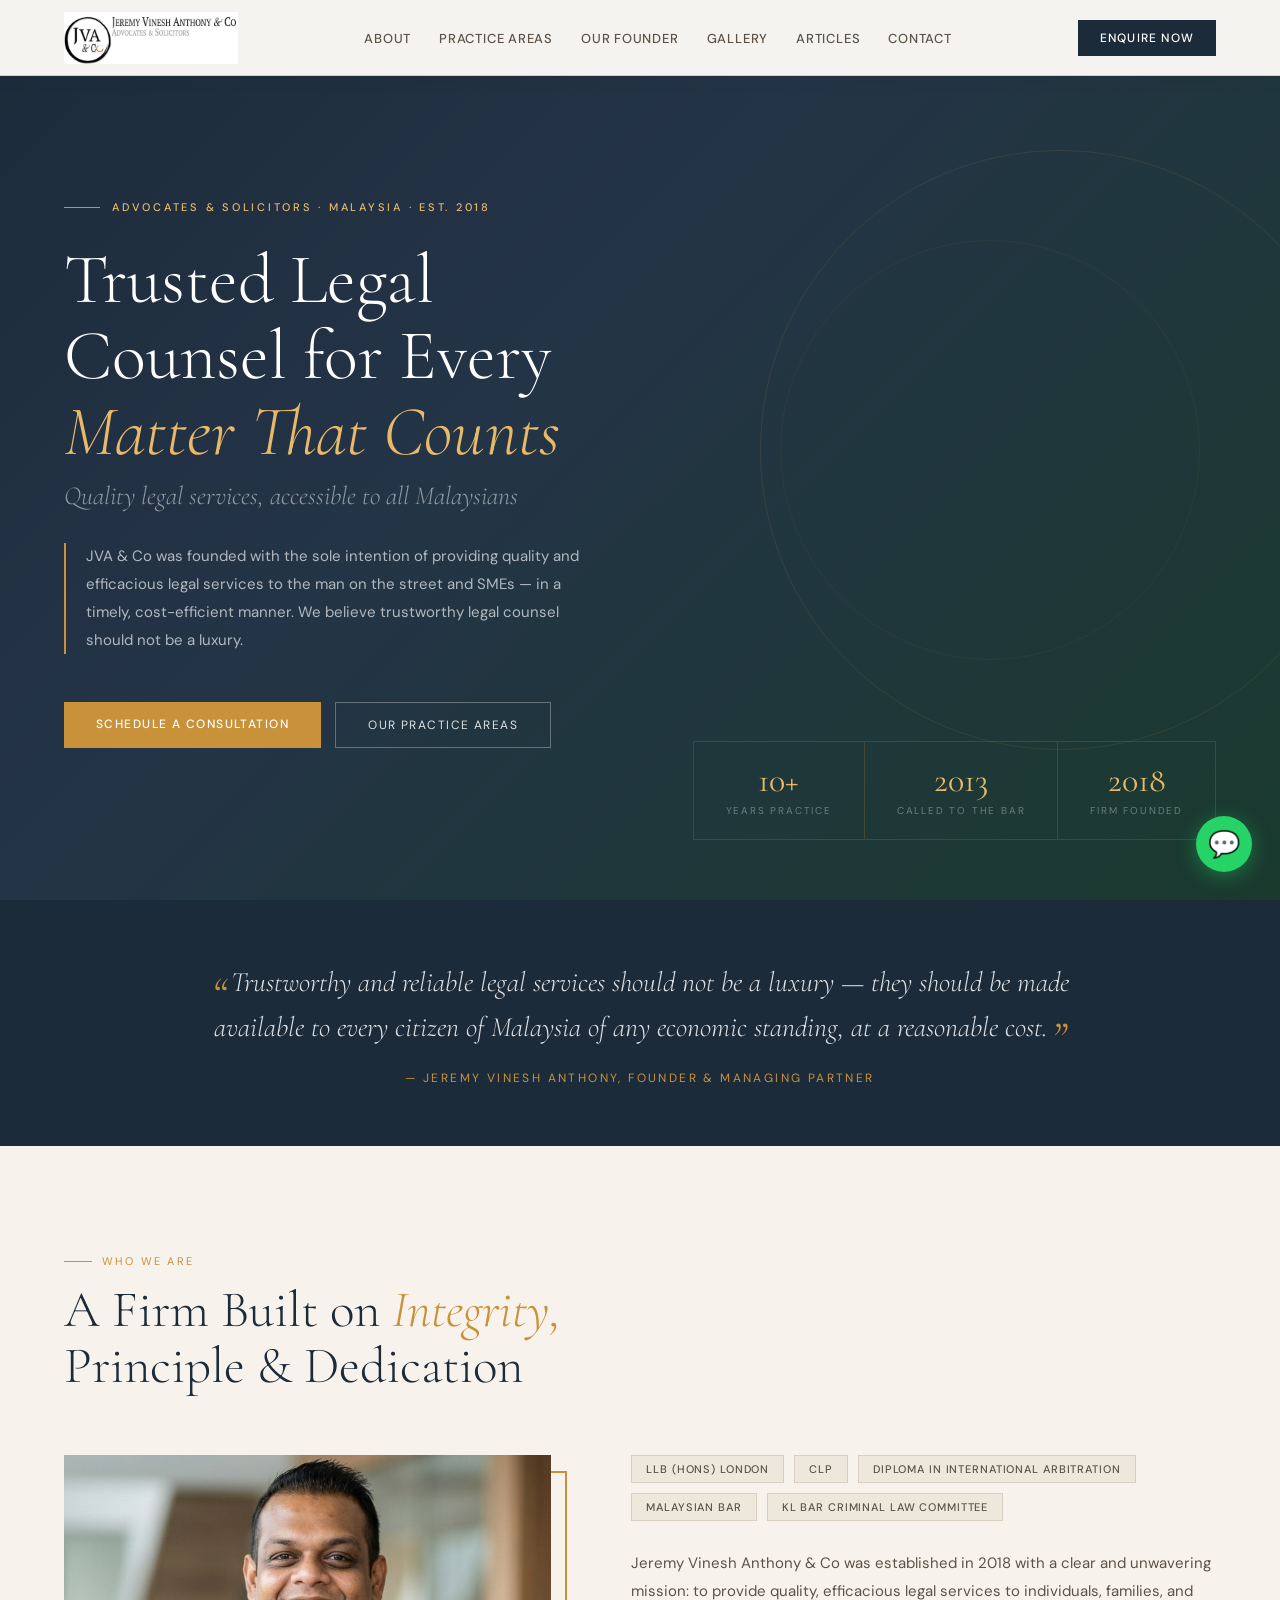
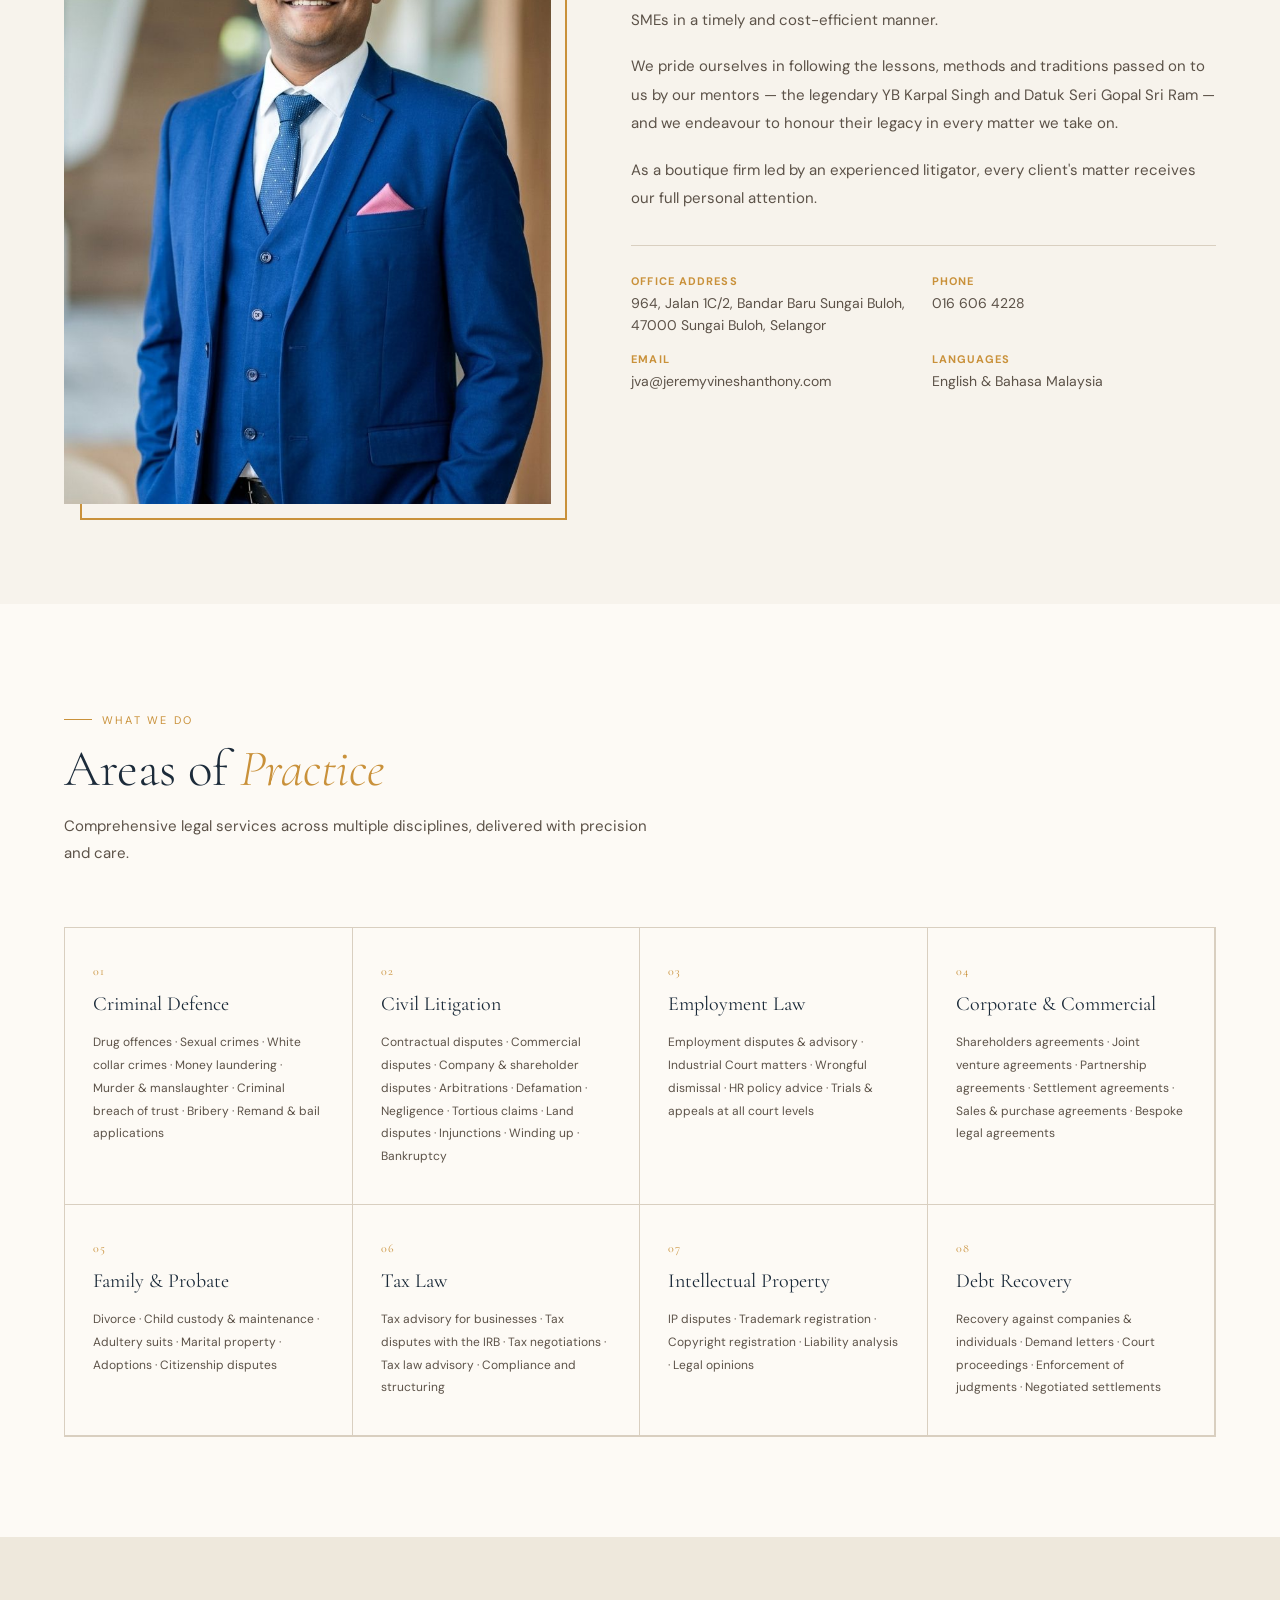
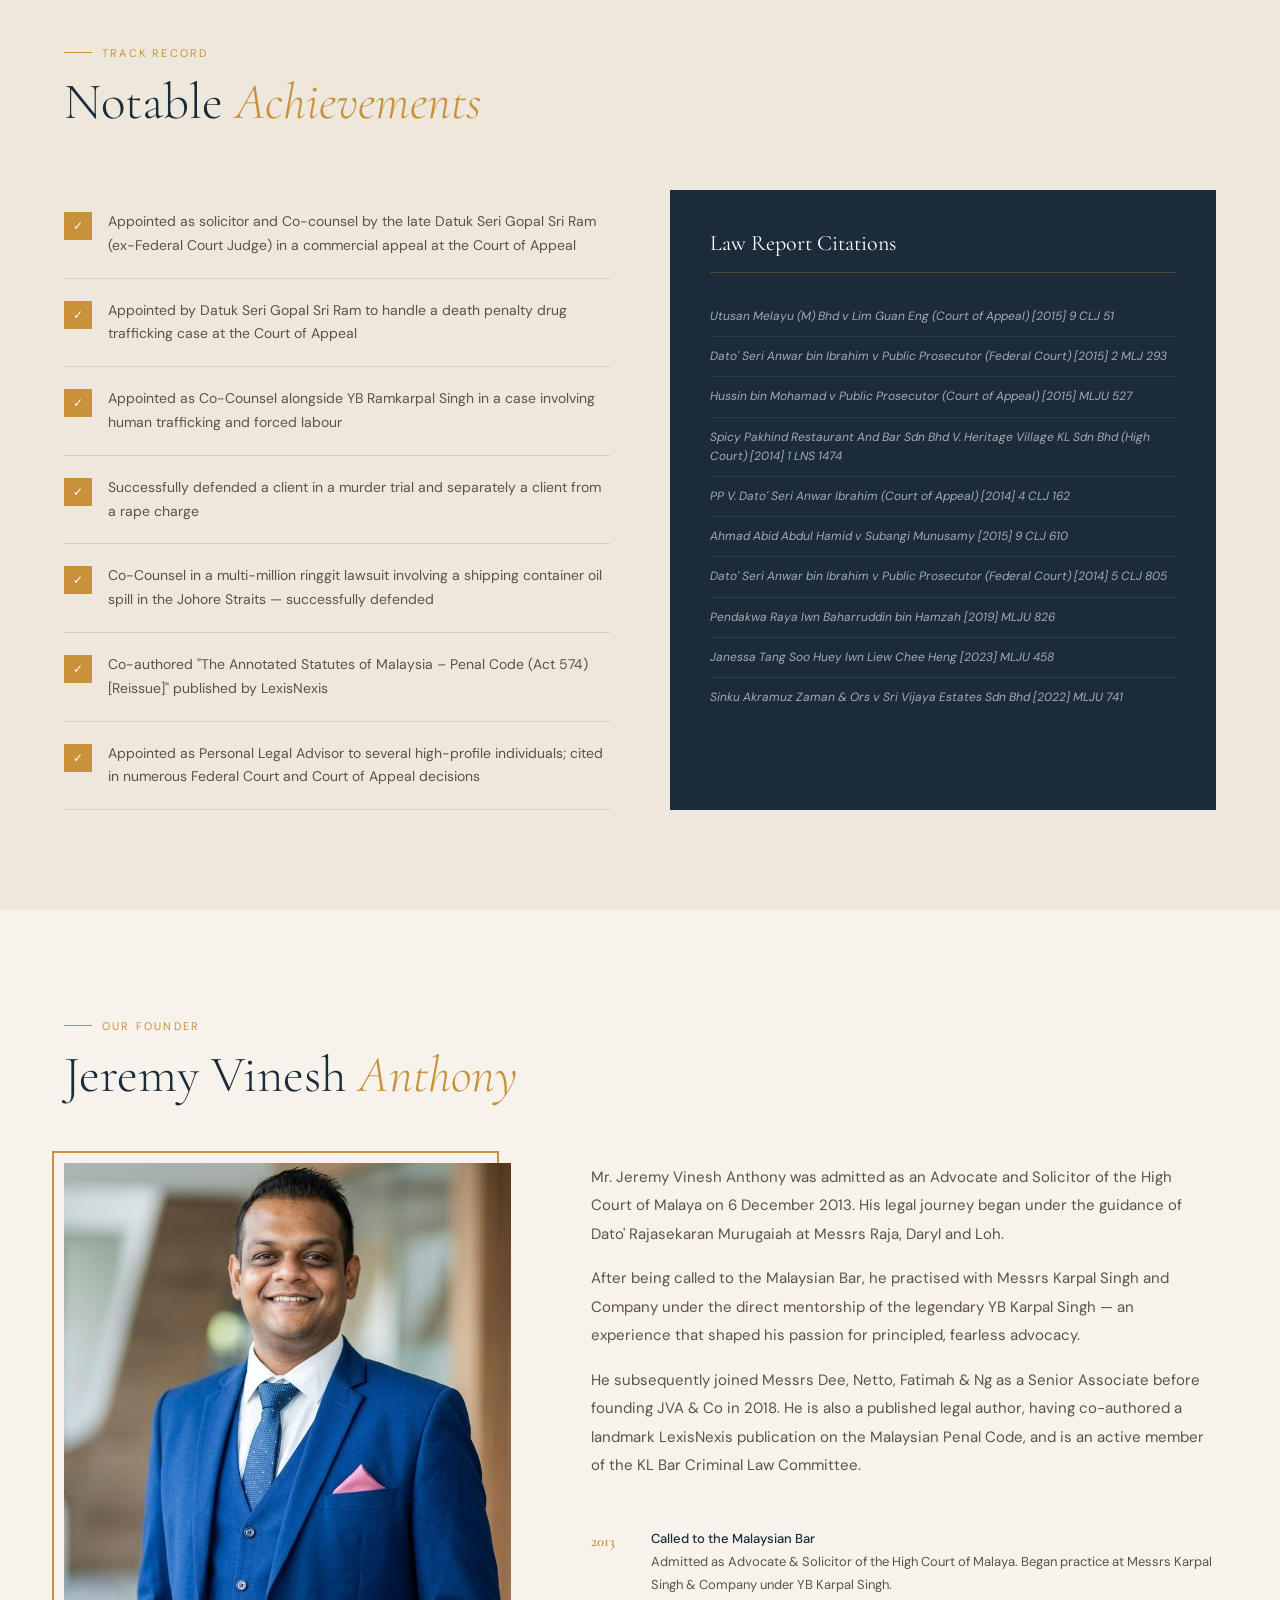
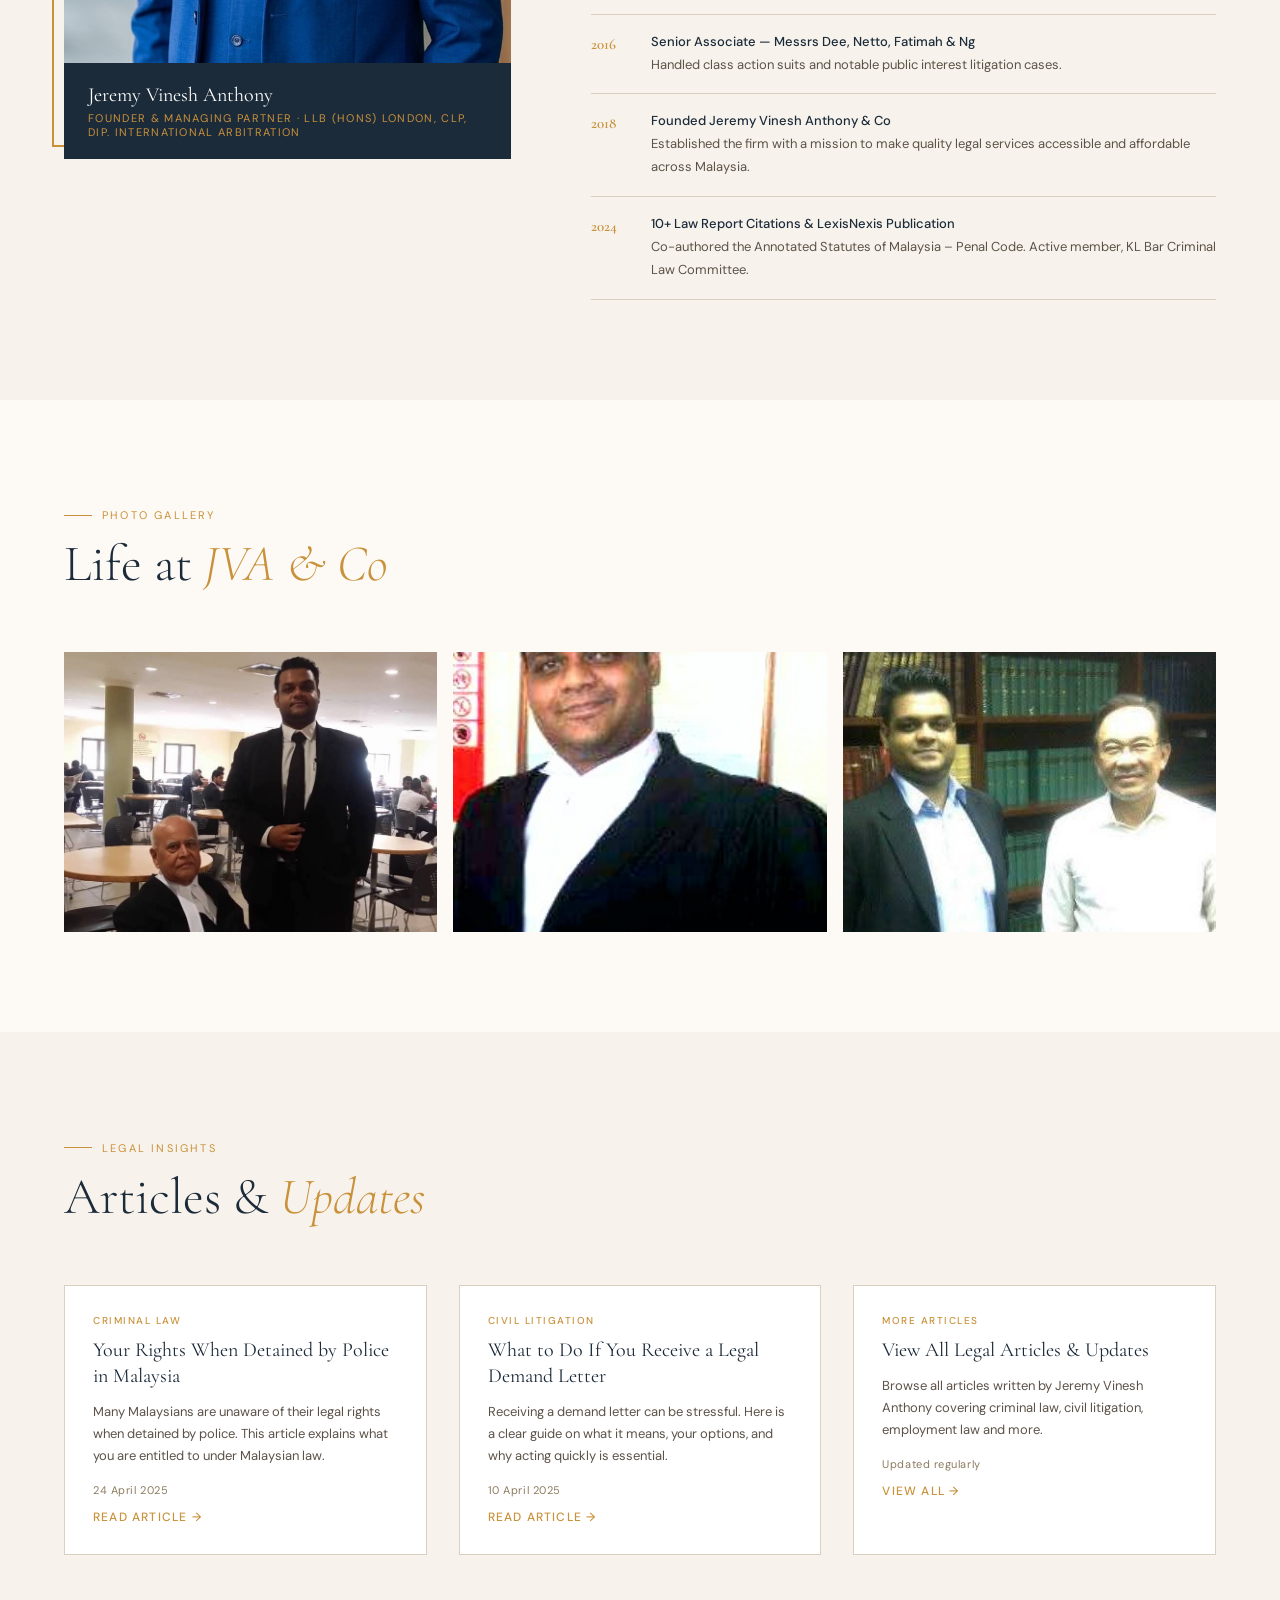
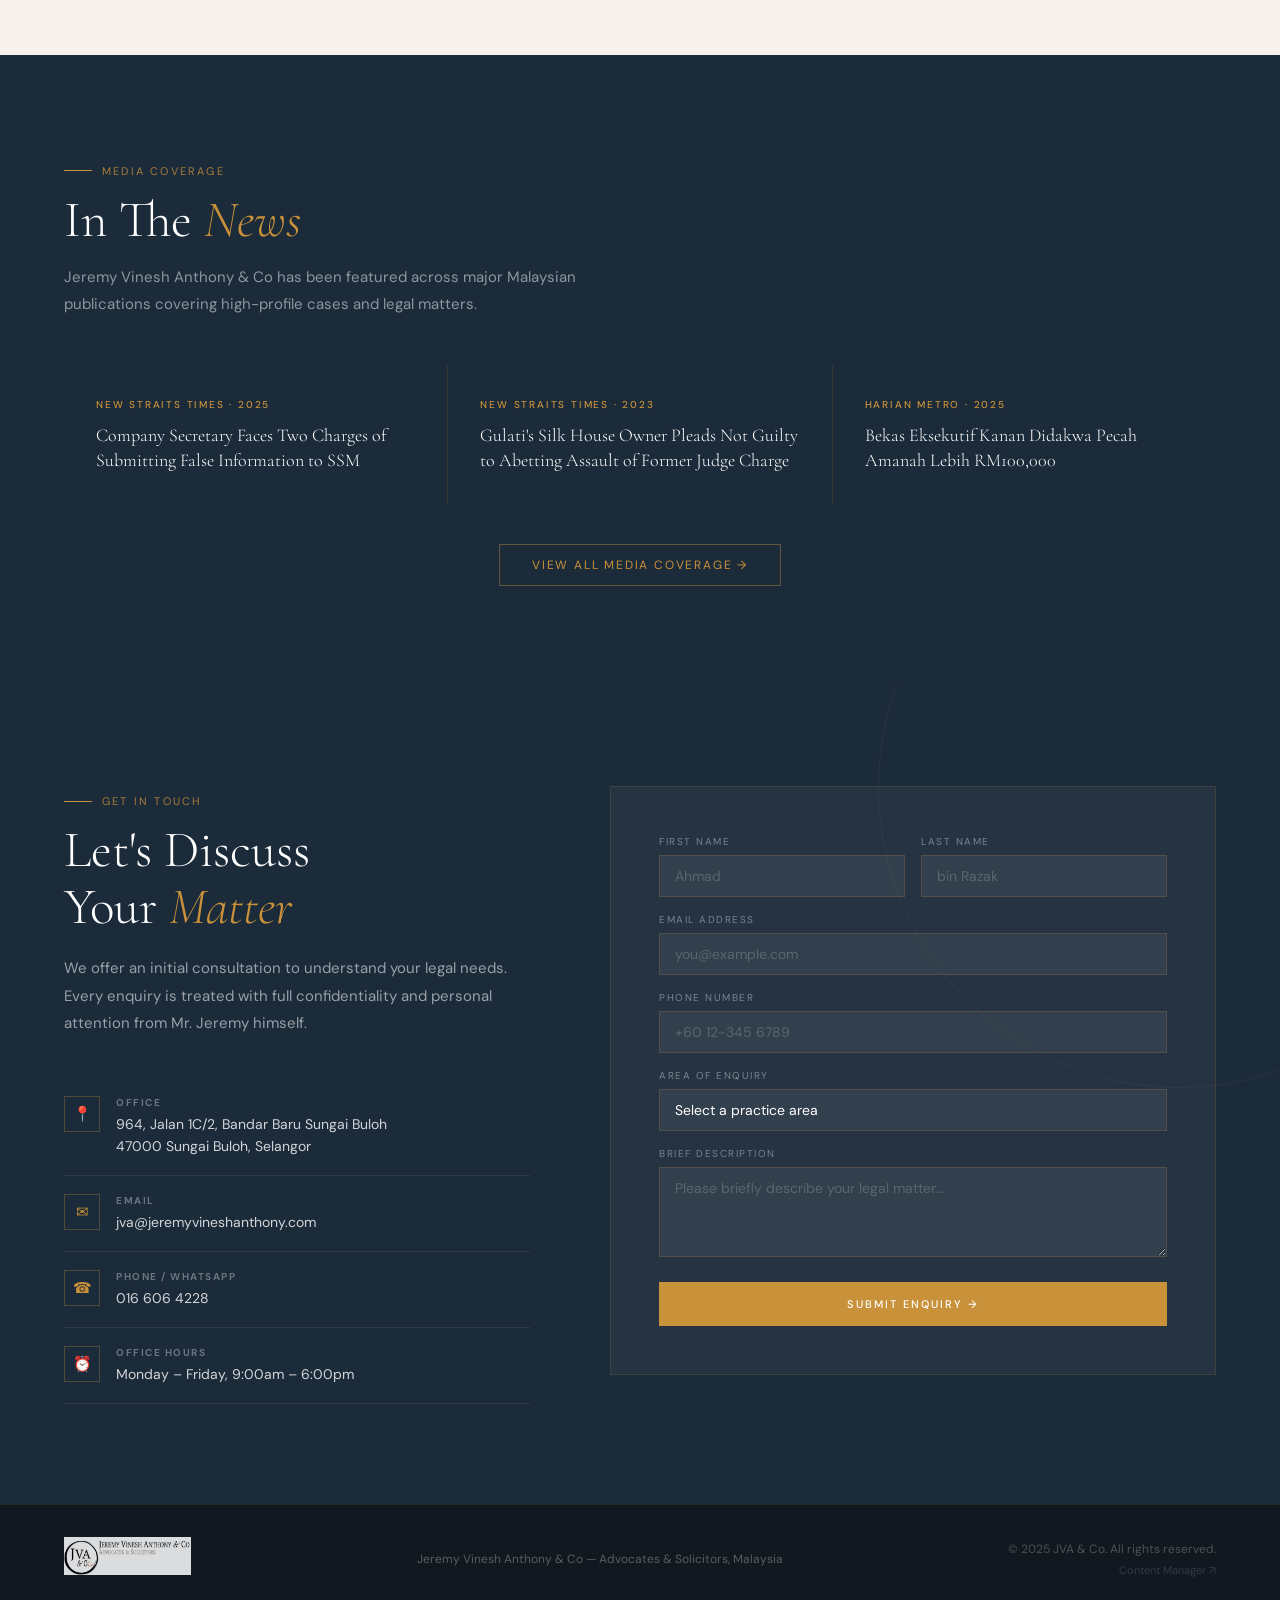
<file: index.html>
<!DOCTYPE html>
<html lang="en">
<head>
<meta charset="UTF-8">
<meta name="viewport" content="width=device-width, initial-scale=1.0">

<!-- Primary SEO -->
<title>Jeremy Vinesh Anthony & Co | Advocates & Solicitors Malaysia</title>
<meta name="description" content="Jeremy Vinesh Anthony & Co is a Malaysian law firm based in Sungai Buloh, Selangor offering legal services in criminal defence, civil litigation, corporate law, employment law, family law and more. Call 016 606 4228.">
<meta name="keywords" content="lawyer Malaysia, advocate solicitor Malaysia, criminal defence lawyer KL, civil litigation lawyer Malaysia, corporate lawyer Malaysia, employment lawyer Malaysia, family lawyer Malaysia, law firm Sungai Buloh, Jeremy Vinesh Anthony, JVA Co, lawyer Selangor">
<meta name="author" content="Jeremy Vinesh Anthony & Co">
<meta name="robots" content="index, follow">
<link rel="canonical" href="https://jeremyvineshanthony.com/">

<!-- Open Graph (WhatsApp, Facebook, LinkedIn previews) -->
<meta property="og:type" content="website">
<meta property="og:url" content="https://jeremyvineshanthony.com/">
<meta property="og:title" content="Jeremy Vinesh Anthony & Co | Advocates & Solicitors Malaysia">
<meta property="og:description" content="Quality and accessible legal services in criminal defence, civil litigation, corporate law, employment law and more. Based in Sungai Buloh, serving all of Malaysia.">
<meta property="og:image" content="https://jeremyvineshanthony.com/images/jeremy.jpg">
<meta property="og:locale" content="en_MY">
<meta property="og:site_name" content="Jeremy Vinesh Anthony & Co">

<!-- Twitter Card -->
<meta name="twitter:card" content="summary_large_image">
<meta name="twitter:title" content="Jeremy Vinesh Anthony & Co | Advocates & Solicitors Malaysia">
<meta name="twitter:description" content="Quality and accessible legal services in criminal defence, civil litigation, corporate law, employment law and more. Based in Sungai Buloh, serving all of Malaysia.">
<meta name="twitter:image" content="https://jeremyvineshanthony.com/images/jeremy.jpg">

<!-- Local Business Schema (tells Google you're a law firm) -->
<script type="application/ld+json">
{
  "@context": "https://schema.org",
  "@type": "LegalService",
  "name": "Jeremy Vinesh Anthony & Co",
  "alternateName": "JVA & Co",
  "description": "Malaysian law firm providing legal services in criminal defence, civil litigation, corporate law, employment law, family law, tax law and intellectual property.",
  "url": "https://jeremyvineshanthony.com",
  "telephone": "+60166064228",
  "email": "jva@jeremyvineshanthony.com",
  "address": {
    "@type": "PostalAddress",
    "streetAddress": "964, Jalan 1C/2, Bandar Baru Sungai Buloh",
    "addressLocality": "Sungai Buloh",
    "addressRegion": "Selangor",
    "postalCode": "47000",
    "addressCountry": "MY"
  },
  "geo": {
    "@type": "GeoCoordinates",
    "latitude": 3.1912,
    "longitude": 101.5154
  },
  "openingHoursSpecification": {
    "@type": "OpeningHoursSpecification",
    "dayOfWeek": ["Monday","Tuesday","Wednesday","Thursday","Friday"],
    "opens": "09:00",
    "closes": "18:00"
  },
  "founder": {
    "@type": "Person",
    "name": "Jeremy Vinesh Anthony",
    "jobTitle": "Founder & Managing Partner",
    "hasCredential": ["LLB (Hons) London", "CLP", "Diploma in International Arbitration"]
  },
  "areaServed": {
    "@type": "Country",
    "name": "Malaysia"
  },
  "priceRange": "$$",
  "image": "https://jeremyvineshanthony.com/images/jeremy.jpg"
}
</script>

<link href="https://fonts.googleapis.com/css2?family=Cormorant+Garamond:ital,wght@0,300;0,400;0,600;1,300;1,400;1,600&family=DM+Sans:wght@300;400;500&display=swap" rel="stylesheet">
<link rel="stylesheet" href="/css/style.css">
</head>
<body>

<nav>
  <div class="logo"><img src="/images/logo.jpg" alt="Jeremy Vinesh Anthony & Co"></div>
  <ul class="nav-links">
    <li><a href="#about">About</a></li>
    <li><a href="#practice">Practice Areas</a></li>
    <li><a href="#founder">Our Founder</a></li>
    <li><a href="#gallery">Gallery</a></li>
    <li><a href="/blog/">Articles</a></li>
    <li><a href="#contact">Contact</a></li>
  </ul>
  <a href="#contact" class="nav-cta">Enquire Now</a>
</nav>

<a href="https://wa.me/60166064228" class="whatsapp-float" target="_blank" title="WhatsApp Us">💬</a>

<section class="hero" id="home">
  <div class="hero-ring"></div><div class="hero-ring2"></div>
  <div class="hero-content fade-up">
    <div class="hero-tag"><span>Advocates & Solicitors · Malaysia · Est. 2018</span></div>
    <h1>Trusted Legal<br>Counsel for Every<br><span class="accent">Matter That Counts</span></h1>
    <div class="hero-sub">Quality legal services, accessible to all Malaysians</div>
    <p class="hero-desc">JVA & Co was founded with the sole intention of providing quality and efficacious legal services to the man on the street and SMEs — in a timely, cost-efficient manner. We believe trustworthy legal counsel should not be a luxury.</p>
    <div class="hero-actions">
      <a href="#contact" class="btn-gold">Schedule a Consultation</a>
      <a href="#practice" class="btn-outline">Our Practice Areas</a>
    </div>
  </div>
  <div class="hero-stats">
    <div class="stat"><div class="stat-num">10+</div><div class="stat-label">Years Practice</div></div>
    <div class="stat"><div class="stat-num">2013</div><div class="stat-label">Called to the Bar</div></div>
    <div class="stat"><div class="stat-num">2018</div><div class="stat-label">Firm Founded</div></div>
  </div>
</section>

<div class="philosophy">
  <blockquote>Trustworthy and reliable legal services should not be a luxury — they should be made available to every citizen of Malaysia of any economic standing, at a reasonable cost.</blockquote>
  <cite>— Jeremy Vinesh Anthony, Founder &amp; Managing Partner</cite>
</div>

<section class="about" id="about">
  <div class="fade-up"><span class="section-label">Who We Are</span><h2>A Firm Built on <em>Integrity,</em><br>Principle &amp; Dedication</h2></div>
  <div class="about-grid">
    <div class="about-img-wrap fade-up d1">
      <img class="about-img" src="/images/jeremy.jpg" alt="Jeremy Vinesh Anthony">
      <div class="about-img-border"></div>
    </div>
    <div class="fade-up d2">
      <div class="about-badges">
        <span class="badge">LLB (Hons) London</span><span class="badge">CLP</span>
        <span class="badge">Diploma in International Arbitration</span>
        <span class="badge">Malaysian Bar</span><span class="badge">KL Bar Criminal Law Committee</span>
      </div>
      <div class="about-text">
        <p>Jeremy Vinesh Anthony &amp; Co was established in 2018 with a clear and unwavering mission: to provide quality, efficacious legal services to individuals, families, and SMEs in a timely and cost-efficient manner.</p>
        <p>We pride ourselves in following the lessons, methods and traditions passed on to us by our mentors — the legendary YB Karpal Singh and Datuk Seri Gopal Sri Ram — and we endeavour to honour their legacy in every matter we take on.</p>
        <p>As a boutique firm led by an experienced litigator, every client's matter receives our full personal attention.</p>
      </div>
      <div class="about-details">
        <div class="detail"><strong>Office Address</strong><span>964, Jalan 1C/2, Bandar Baru Sungai Buloh, 47000 Sungai Buloh, Selangor</span></div>
        <div class="detail"><strong>Phone</strong><span>016 606 4228</span></div>
        <div class="detail"><strong>Email</strong><span>jva@jeremyvineshanthony.com</span></div>
        <div class="detail"><strong>Languages</strong><span>English &amp; Bahasa Malaysia</span></div>
      </div>
    </div>
  </div>
</section>

<section class="practice" id="practice">
  <div class="practice-intro fade-up">
    <span class="section-label">What We Do</span>
    <h2>Areas of <em>Practice</em></h2>
    <p>Comprehensive legal services across multiple disciplines, delivered with precision and care.</p>
  </div>
  <div class="practice-grid fade-up">
    <div class="pcard"><span class="pnum">01</span><h3>Criminal Defence</h3><div class="pitems">Drug offences · Sexual crimes · White collar crimes · Money laundering · Murder &amp; manslaughter · Criminal breach of trust · Bribery · Remand &amp; bail applications</div></div>
    <div class="pcard"><span class="pnum">02</span><h3>Civil Litigation</h3><div class="pitems">Contractual disputes · Commercial disputes · Company &amp; shareholder disputes · Arbitrations · Defamation · Negligence · Tortious claims · Land disputes · Injunctions · Winding up · Bankruptcy</div></div>
    <div class="pcard"><span class="pnum">03</span><h3>Employment Law</h3><div class="pitems">Employment disputes &amp; advisory · Industrial Court matters · Wrongful dismissal · HR policy advice · Trials &amp; appeals at all court levels</div></div>
    <div class="pcard"><span class="pnum">04</span><h3>Corporate &amp; Commercial</h3><div class="pitems">Shareholders agreements · Joint venture agreements · Partnership agreements · Settlement agreements · Sales &amp; purchase agreements · Bespoke legal agreements</div></div>
    <div class="pcard"><span class="pnum">05</span><h3>Family &amp; Probate</h3><div class="pitems">Divorce · Child custody &amp; maintenance · Adultery suits · Marital property · Adoptions · Citizenship disputes</div></div>
    <div class="pcard"><span class="pnum">06</span><h3>Tax Law</h3><div class="pitems">Tax advisory for businesses · Tax disputes with the IRB · Tax negotiations · Tax law advisory · Compliance and structuring</div></div>
    <div class="pcard"><span class="pnum">07</span><h3>Intellectual Property</h3><div class="pitems">IP disputes · Trademark registration · Copyright registration · Liability analysis · Legal opinions</div></div>
    <div class="pcard"><span class="pnum">08</span><h3>Debt Recovery</h3><div class="pitems">Recovery against companies &amp; individuals · Demand letters · Court proceedings · Enforcement of judgments · Negotiated settlements</div></div>
  </div>
</section>

<section class="achievements" id="achievements">
  <div class="fade-up"><span class="section-label">Track Record</span><h2>Notable <em>Achievements</em></h2></div>
  <div class="achieve-grid">
    <div class="achieve-list fade-up d1">
      <div class="aitem"><div class="aicon">✓</div><p>Appointed as solicitor and Co-counsel by the late Datuk Seri Gopal Sri Ram (ex-Federal Court Judge) in a commercial appeal at the Court of Appeal</p></div>
      <div class="aitem"><div class="aicon">✓</div><p>Appointed by Datuk Seri Gopal Sri Ram to handle a death penalty drug trafficking case at the Court of Appeal</p></div>
      <div class="aitem"><div class="aicon">✓</div><p>Appointed as Co-Counsel alongside YB Ramkarpal Singh in a case involving human trafficking and forced labour</p></div>
      <div class="aitem"><div class="aicon">✓</div><p>Successfully defended a client in a murder trial and separately a client from a rape charge</p></div>
      <div class="aitem"><div class="aicon">✓</div><p>Co-Counsel in a multi-million ringgit lawsuit involving a shipping container oil spill in the Johore Straits — successfully defended</p></div>
      <div class="aitem"><div class="aicon">✓</div><p>Co-authored "The Annotated Statutes of Malaysia – Penal Code (Act 574) [Reissue]" published by LexisNexis</p></div>
      <div class="aitem"><div class="aicon">✓</div><p>Appointed as Personal Legal Advisor to several high-profile individuals; cited in numerous Federal Court and Court of Appeal decisions</p></div>
    </div>
    <div class="citations fade-up d2">
      <h3>Law Report Citations</h3>
      <div class="cite">Utusan Melayu (M) Bhd v Lim Guan Eng (Court of Appeal) [2015] 9 CLJ 51</div>
      <div class="cite">Dato' Seri Anwar bin Ibrahim v Public Prosecutor (Federal Court) [2015] 2 MLJ 293</div>
      <div class="cite">Hussin bin Mohamad v Public Prosecutor (Court of Appeal) [2015] MLJU 527</div>
      <div class="cite">Spicy Pakhind Restaurant And Bar Sdn Bhd V. Heritage Village KL Sdn Bhd (High Court) [2014] 1 LNS 1474</div>
      <div class="cite">PP V. Dato' Seri Anwar Ibrahim (Court of Appeal) [2014] 4 CLJ 162</div>
      <div class="cite">Ahmad Abid Abdul Hamid v Subangi Munusamy [2015] 9 CLJ 610</div>
      <div class="cite">Dato' Seri Anwar bin Ibrahim v Public Prosecutor (Federal Court) [2014] 5 CLJ 805</div>
      <div class="cite">Pendakwa Raya lwn Baharruddin bin Hamzah [2019] MLJU 826</div>
      <div class="cite">Janessa Tang Soo Huey lwn Liew Chee Heng [2023] MLJU 458</div>
      <div class="cite">Sinku Akramuz Zaman & Ors v Sri Vijaya Estates Sdn Bhd [2022] MLJU 741</div>
    </div>
  </div>
</section>

<section class="founder" id="founder">
  <div class="fade-up"><span class="section-label">Our Founder</span><h2>Jeremy Vinesh <em>Anthony</em></h2></div>
  <div class="founder-grid">
    <div class="founder-photo-wrap fade-up d1">
      <img class="founder-photo" src="/images/jeremy.jpg" alt="Jeremy Vinesh Anthony">
      <div class="founder-accent"></div>
      <div class="founder-tag">
        <div class="founder-name">Jeremy Vinesh Anthony</div>
        <div class="founder-role">Founder &amp; Managing Partner · LLB (Hons) London, CLP, Dip. International Arbitration</div>
      </div>
    </div>
    <div class="fade-up d2">
      <div class="founder-text">
        <p>Mr. Jeremy Vinesh Anthony was admitted as an Advocate and Solicitor of the High Court of Malaya on 6 December 2013. His legal journey began under the guidance of Dato' Rajasekaran Murugaiah at Messrs Raja, Daryl and Loh.</p>
        <p>After being called to the Malaysian Bar, he practised with Messrs Karpal Singh and Company under the direct mentorship of the legendary YB Karpal Singh — an experience that shaped his passion for principled, fearless advocacy.</p>
        <p>He subsequently joined Messrs Dee, Netto, Fatimah &amp; Ng as a Senior Associate before founding JVA &amp; Co in 2018. He is also a published legal author, having co-authored a landmark LexisNexis publication on the Malaysian Penal Code, and is an active member of the KL Bar Criminal Law Committee.</p>
      </div>
      <div class="timeline">
        <div class="titem"><div class="tyear">2013</div><div><strong>Called to the Malaysian Bar</strong><span>Admitted as Advocate &amp; Solicitor of the High Court of Malaya. Began practice at Messrs Karpal Singh &amp; Company under YB Karpal Singh.</span></div></div>
        <div class="titem"><div class="tyear">2016</div><div><strong>Senior Associate — Messrs Dee, Netto, Fatimah &amp; Ng</strong><span>Handled class action suits and notable public interest litigation cases.</span></div></div>
        <div class="titem"><div class="tyear">2018</div><div><strong>Founded Jeremy Vinesh Anthony &amp; Co</strong><span>Established the firm with a mission to make quality legal services accessible and affordable across Malaysia.</span></div></div>
        <div class="titem"><div class="tyear">2024</div><div><strong>10+ Law Report Citations &amp; LexisNexis Publication</strong><span>Co-authored the Annotated Statutes of Malaysia – Penal Code. Active member, KL Bar Criminal Law Committee.</span></div></div>
      </div>
    </div>
  </div>
</section>

<section class="gallery-section" id="gallery">
  <div class="fade-up"><span class="section-label">Photo Gallery</span><h2>Life at <em>JVA &amp; Co</em></h2></div>
  <div class="gallery-grid fade-up" id="gallery-grid">
    <div class="gallery-item">
      <img src="/images/gallery/WhatsApp%20Image%202026-04-24%20at%201.42.53%20AM%20(1).jpeg" alt="JVA & Co">
      <div class="gallery-overlay"><div class="gallery-caption">JVA & Co</div></div>
    </div>
    <div class="gallery-item">
      <img src="/images/gallery/WhatsApp%20Image%202026-04-24%20at%201.50.06%20AM.jpeg" alt="JVA & Co">
      <div class="gallery-overlay"><div class="gallery-caption">JVA & Co</div></div>
    </div>
    <div class="gallery-item">
      <img src="/images/gallery/WhatsApp%20Image%202026-04-24%20at%202.09.57%20AM.jpeg" alt="JVA & Co">
      <div class="gallery-overlay"><div class="gallery-caption">JVA & Co</div></div>
    </div>
  </div>
</section>

<section class="blog-section" id="blog">
  <div class="fade-up"><span class="section-label">Legal Insights</span><h2>Articles &amp; <em>Updates</em></h2></div>
  <div class="blog-grid fade-up">
    <a class="blog-card" href="/blog/your-rights-when-detained.html">
      <div class="blog-card-body">
        <span class="blog-cat">Criminal Law</span>
        <h3>Your Rights When Detained by Police in Malaysia</h3>
        <p>Many Malaysians are unaware of their legal rights when detained by police. This article explains what you are entitled to under Malaysian law.</p>
        <div class="blog-date">24 April 2025</div>
        <span class="read-more">Read Article →</span>
      </div>
    </a>
    <a class="blog-card" href="/blog/demand-letters.html">
      <div class="blog-card-body">
        <span class="blog-cat">Civil Litigation</span>
        <h3>What to Do If You Receive a Legal Demand Letter</h3>
        <p>Receiving a demand letter can be stressful. Here is a clear guide on what it means, your options, and why acting quickly is essential.</p>
        <div class="blog-date">10 April 2025</div>
        <span class="read-more">Read Article →</span>
      </div>
    </a>
    <a class="blog-card" href="/blog/">
      <div class="blog-card-body">
        <span class="blog-cat">More Articles</span>
        <h3>View All Legal Articles &amp; Updates</h3>
        <p>Browse all articles written by Jeremy Vinesh Anthony covering criminal law, civil litigation, employment law and more.</p>
        <div class="blog-date">Updated regularly</div>
        <span class="read-more">View All →</span>
      </div>
    </a>
  </div>
</section>


<section style="background:var(--navy);padding:100px 5%" id="news">
  <div class="fade-up">
    <span class="section-label" style="color:rgba(201,145,58,0.8)">Media Coverage</span>
    <h2 style="color:#fff">In The <em>News</em></h2>
    <p style="font-size:15px;line-height:1.8;color:rgba(255,255,255,0.5);margin-top:16px;max-width:560px">Jeremy Vinesh Anthony & Co has been featured across major Malaysian publications covering high-profile cases and legal matters.</p>
  </div>
  <div style="display:grid;grid-template-columns:repeat(3,1fr);gap:1px;background:rgba(201,145,58,0.15);margin-top:48px" class="fade-up">
    <a href="https://www.nst.com.my/news/crime-courts/2025/02/1176277/company-secretary-faces-two-charges-submitting-false-information" target="_blank" rel="noopener" style="background:var(--navy);padding:32px;text-decoration:none;display:block;transition:background 0.3s" onmouseover="this.style.background='#243447'" onmouseout="this.style.background='var(--navy)'">
      <div style="font-size:10px;letter-spacing:0.18em;text-transform:uppercase;color:var(--gold);font-weight:500;margin-bottom:12px">New Straits Times · 2025</div>
      <div style="font-family:'Cormorant Garamond',serif;font-size:18px;color:#fff;font-weight:300;line-height:1.35">Company Secretary Faces Two Charges of Submitting False Information to SSM</div>
    </a>
    <a href="https://www.nst.com.my/news/crime-courts/2023/11/979326/gulatis-silk-house-owner-pleads-not-guilty-abetting-assault-former" target="_blank" rel="noopener" style="background:var(--navy);padding:32px;text-decoration:none;display:block;transition:background 0.3s" onmouseover="this.style.background='#243447'" onmouseout="this.style.background='var(--navy)'">
      <div style="font-size:10px;letter-spacing:0.18em;text-transform:uppercase;color:var(--gold);font-weight:500;margin-bottom:12px">New Straits Times · 2023</div>
      <div style="font-family:'Cormorant Garamond',serif;font-size:18px;color:#fff;font-weight:300;line-height:1.35">Gulati's Silk House Owner Pleads Not Guilty to Abetting Assault of Former Judge Charge</div>
    </a>
    <a href="https://www.hmetro.com.my/mutakhir/2025/01/1174651/bekas-eksekutif-kanan-didakwa-pecah-amanah-lebih-rm100000" target="_blank" rel="noopener" style="background:var(--navy);padding:32px;text-decoration:none;display:block;transition:background 0.3s" onmouseover="this.style.background='#243447'" onmouseout="this.style.background='var(--navy)'">
      <div style="font-size:10px;letter-spacing:0.18em;text-transform:uppercase;color:var(--gold);font-weight:500;margin-bottom:12px">Harian Metro · 2025</div>
      <div style="font-family:'Cormorant Garamond',serif;font-size:18px;color:#fff;font-weight:300;line-height:1.35">Bekas Eksekutif Kanan Didakwa Pecah Amanah Lebih RM100,000</div>
    </a>
  </div>
  <div style="text-align:center;margin-top:40px">
    <a href="/news.html" style="display:inline-block;border:1px solid rgba(201,145,58,0.4);color:var(--gold);padding:12px 32px;font-size:12px;letter-spacing:0.15em;text-transform:uppercase;text-decoration:none;transition:all 0.2s" onmouseover="this.style.background='var(--gold)';this.style.color='#fff'" onmouseout="this.style.background='transparent';this.style.color='var(--gold)'">View All Media Coverage →</a>
  </div>
</section>

<section class="contact-section" id="contact">
  <div class="contact-grid fade-up">
    <div>
      <div class="contact-head">
        <span class="section-label">Get in Touch</span>
        <h2>Let's Discuss<br>Your <em>Matter</em></h2>
        <p>We offer an initial consultation to understand your legal needs. Every enquiry is treated with full confidentiality and personal attention from Mr. Jeremy himself.</p>
      </div>
      <div class="contact-details">
        <div class="cdetail"><div class="cicon">📍</div><div class="cinfo"><strong>Office</strong><span>964, Jalan 1C/2, Bandar Baru Sungai Buloh<br>47000 Sungai Buloh, Selangor</span></div></div>
        <div class="cdetail"><div class="cicon">✉</div><div class="cinfo"><strong>Email</strong><a href="mailto:jva@jeremyvineshanthony.com">jva@jeremyvineshanthony.com</a></div></div>
        <div class="cdetail"><div class="cicon">☎</div><div class="cinfo"><strong>Phone / WhatsApp</strong><a href="tel:+60166064228">016 606 4228</a></div></div>
        <div class="cdetail"><div class="cicon">⏰</div><div class="cinfo"><strong>Office Hours</strong><span>Monday – Friday, 9:00am – 6:00pm</span></div></div>
      </div>
    </div>
    <div class="form-wrap fade-up d2">
      <form action="https://formspree.io/f/xkokewdz" method="POST" id="enquiryForm">
        <div class="form-row">
          <div class="fg"><label>First Name</label><input type="text" name="first_name" placeholder="Ahmad" required></div>
          <div class="fg"><label>Last Name</label><input type="text" name="last_name" placeholder="bin Razak" required></div>
        </div>
        <div class="fg"><label>Email Address</label><input type="email" name="email" placeholder="you@example.com" required></div>
        <div class="fg"><label>Phone Number</label><input type="tel" name="phone" placeholder="+60 12-345 6789" required></div>
        <div class="fg"><label>Area of Enquiry</label>
          <select name="practice_area" required>
            <option value="">Select a practice area</option>
            <option>Criminal Defence</option><option>Civil Litigation</option>
            <option>Corporate &amp; Commercial</option><option>Employment Law</option>
            <option>Family &amp; Probate</option><option>Tax Law</option>
            <option>Intellectual Property</option><option>Debt Recovery</option><option>Other</option>
          </select>
        </div>
        <div class="fg"><label>Brief Description</label><textarea name="message" placeholder="Please briefly describe your legal matter..." required></textarea></div>
        <input type="hidden" name="_subject" value="New Enquiry — JVA & Co Website">
        <input type="hidden" name="_next" value="https://jeremyvineshanthony.com/#contact">
        <button type="submit" class="btn-submit" id="submitBtn">Submit Enquiry →</button>
      </form>
    </div>
  </div>
</section>

<footer>
  <div class="footer-logo"><img src="/images/logo.jpg" alt="JVA & Co"></div>
  <div class="footer-text">Jeremy Vinesh Anthony &amp; Co — Advocates &amp; Solicitors, Malaysia</div>
  <div class="footer-links">
    <div class="footer-copy">© 2025 JVA &amp; Co. All rights reserved.</div>
    <a href="https://app.cloudcannon.com" class="footer-admin">Content Manager ↗</a>
  </div>
</footer>

<script src="/js/main.js"></script>
</body>
</html>
</file>
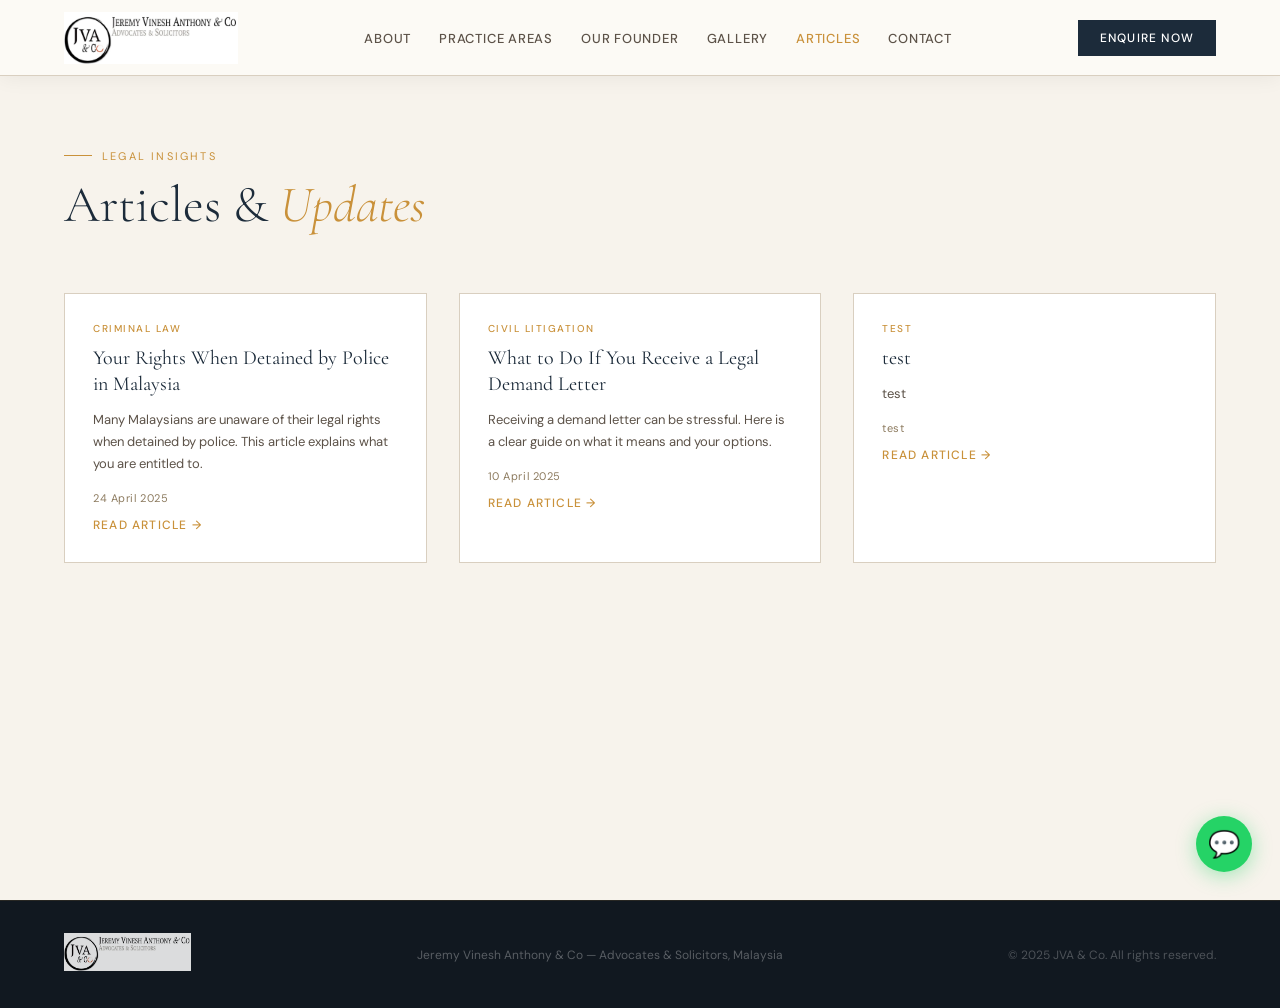
<file: blog/index.html>
<!DOCTYPE html>
<html lang="en">
<head>
<meta charset="UTF-8">
<meta name="viewport" content="width=device-width, initial-scale=1.0">
<title>Legal Articles — Jeremy Vinesh Anthony & Co</title>
<link href="https://fonts.googleapis.com/css2?family=Cormorant+Garamond:ital,wght@0,300;0,400;0,600;1,300;1,400;1,600&family=DM+Sans:wght@300;400;500&display=swap" rel="stylesheet">
<link rel="stylesheet" href="/css/style.css">
</head>
<body>
<nav>
  <div class="logo"><a href="/"><img src="/images/logo.jpg" alt="Jeremy Vinesh Anthony & Co"></a></div>
  <ul class="nav-links">
    <li><a href="/#about">About</a></li>
    <li><a href="/#practice">Practice Areas</a></li>
    <li><a href="/#founder">Our Founder</a></li>
    <li><a href="/#gallery">Gallery</a></li>
    <li><a href="/blog/" style="color:var(--gold)">Articles</a></li>
    <li><a href="/#contact">Contact</a></li>
  </ul>
  <a href="/#contact" class="nav-cta">Enquire Now</a>
</nav>
<a href="https://wa.me/60166064228" class="whatsapp-float" target="_blank">💬</a>
<div style="padding:140px 5% 100px;background:var(--warm-white);min-height:100vh">
  <span class="section-label">Legal Insights</span>
  <h2 style="margin-bottom:48px">Articles &amp; <em>Updates</em></h2>
  <div class="blog-grid">
    <a class="blog-card" href="/blog/your-rights-when-detained.html">
      <div class="blog-card-body">
        <span class="blog-cat">Criminal Law</span>
        <h3>Your Rights When Detained by Police in Malaysia</h3>
        <p>Many Malaysians are unaware of their legal rights when detained by police. This article explains what you are entitled to.</p>
        <div class="blog-date">24 April 2025</div>
        <span class="read-more">Read Article →</span>
      </div>
    </a>
    <a class="blog-card" href="/blog/demand-letters.html">
      <div class="blog-card-body">
        <span class="blog-cat">Civil Litigation</span>
        <h3>What to Do If You Receive a Legal Demand Letter</h3>
        <p>Receiving a demand letter can be stressful. Here is a clear guide on what it means and your options.</p>
        <div class="blog-date">10 April 2025</div>
        <span class="read-more">Read Article →</span>
      </div>
    </a>
    <a class="blog-card" href="/blog/test-test.html">
      <div class="blog-card-body">
        <span class="blog-cat">test</span>
        <h3>test</h3>
        <p>test</p>
        <div class="blog-date">test</div>
        <span class="read-more">Read Article →</span>
      </div>
    </a>
  </div>
</div>
<footer>
  <div class="footer-logo"><img src="/images/logo.jpg" alt="JVA & Co"></div>
  <div class="footer-text">Jeremy Vinesh Anthony &amp; Co — Advocates &amp; Solicitors, Malaysia</div>
  <div class="footer-links">
    <div class="footer-copy">© 2025 JVA &amp; Co. All rights reserved.</div>
  </div>
</footer>
<script src="/js/main.js"></script>
</body>
</html>
</file>
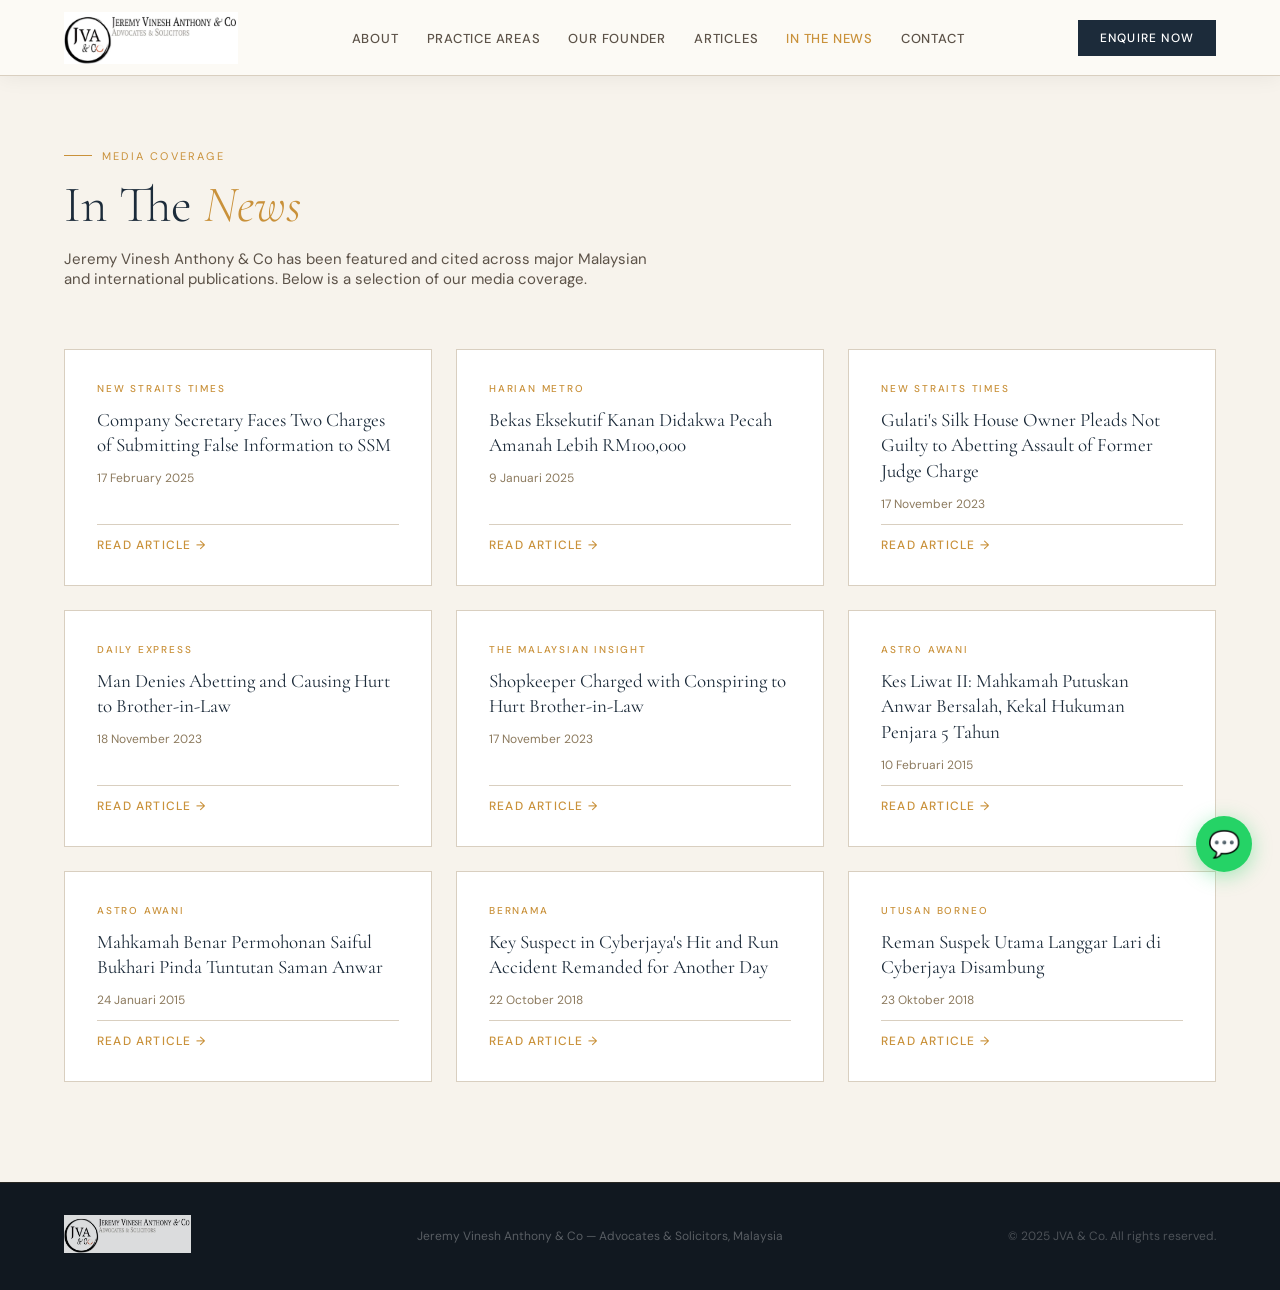
<file: news.html>
<!DOCTYPE html>
<html lang="en">
<head>
<meta charset="UTF-8">
<meta name="viewport" content="width=device-width, initial-scale=1.0">
<title>In The News — Jeremy Vinesh Anthony & Co</title>
<link href="https://fonts.googleapis.com/css2?family=Cormorant+Garamond:ital,wght@0,300;0,400;0,600;1,300;1,400;1,600&family=DM+Sans:wght@300;400;500&display=swap" rel="stylesheet">
<link rel="stylesheet" href="/css/style.css">
<style>
.news-page{padding:140px 5% 100px;background:var(--warm-white);min-height:100vh}
.news-grid{display:grid;grid-template-columns:repeat(3,1fr);gap:24px;margin-top:60px}
.news-card{background:#fff;border:1px solid var(--border);padding:32px;transition:transform 0.2s,box-shadow 0.2s;display:flex;flex-direction:column;gap:12px}
.news-card:hover{transform:translateY(-4px);box-shadow:0 12px 40px rgba(28,43,58,0.08)}
.news-pub{font-size:10px;letter-spacing:0.18em;text-transform:uppercase;color:var(--gold);font-weight:500}
.news-card h3{font-family:"Cormorant Garamond",serif;font-size:19px;font-weight:400;color:var(--navy);line-height:1.35}
.news-date{font-size:12px;color:var(--mid)}
.news-link{display:inline-flex;align-items:center;gap:6px;font-size:12px;color:var(--gold);letter-spacing:0.1em;text-transform:uppercase;text-decoration:none;font-weight:500;margin-top:auto;padding-top:12px;border-top:1px solid var(--border)}
.news-link:hover{color:var(--navy)}
@media(max-width:900px){.news-grid{grid-template-columns:1fr}}
</style>
</head>
<body>
<nav>
  <div class="logo"><a href="/"><img src="/images/logo.jpg" alt="Jeremy Vinesh Anthony & Co"></a></div>
  <ul class="nav-links">
    <li><a href="/#about">About</a></li>
    <li><a href="/#practice">Practice Areas</a></li>
    <li><a href="/#founder">Our Founder</a></li>
    <li><a href="/blog/">Articles</a></li>
    <li><a href="/news.html" style="color:var(--gold)">In The News</a></li>
    <li><a href="/#contact">Contact</a></li>
  </ul>
  <a href="/#contact" class="nav-cta">Enquire Now</a>
</nav>
<a href="https://wa.me/60166064228" class="whatsapp-float" target="_blank">💬</a>

<div class="news-page">
  <span class="section-label">Media Coverage</span>
  <h2>In The <em>News</em></h2>
  <p style="margin-top:16px;font-size:15px;color:var(--muted);max-width:600px">Jeremy Vinesh Anthony & Co has been featured and cited across major Malaysian and international publications. Below is a selection of our media coverage.</p>

  <div class="news-grid">

    <div class="news-card">
      <div class="news-pub">New Straits Times</div>
      <h3>Company Secretary Faces Two Charges of Submitting False Information to SSM</h3>
      <div class="news-date">17 February 2025</div>
      <a class="news-link" href="https://www.nst.com.my/news/crime-courts/2025/02/1176277/company-secretary-faces-two-charges-submitting-false-information" target="_blank" rel="noopener">Read Article →</a>
    </div>

    <div class="news-card">
      <div class="news-pub">Harian Metro</div>
      <h3>Bekas Eksekutif Kanan Didakwa Pecah Amanah Lebih RM100,000</h3>
      <div class="news-date">9 Januari 2025</div>
      <a class="news-link" href="https://www.hmetro.com.my/mutakhir/2025/01/1174651/bekas-eksekutif-kanan-didakwa-pecah-amanah-lebih-rm100000" target="_blank" rel="noopener">Read Article →</a>
    </div>

    <div class="news-card">
      <div class="news-pub">New Straits Times</div>
      <h3>Gulati's Silk House Owner Pleads Not Guilty to Abetting Assault of Former Judge Charge</h3>
      <div class="news-date">17 November 2023</div>
      <a class="news-link" href="https://www.nst.com.my/news/crime-courts/2023/11/979326/gulatis-silk-house-owner-pleads-not-guilty-abetting-assault-former" target="_blank" rel="noopener">Read Article →</a>
    </div>

    <div class="news-card">
      <div class="news-pub">Daily Express</div>
      <h3>Man Denies Abetting and Causing Hurt to Brother-in-Law</h3>
      <div class="news-date">18 November 2023</div>
      <a class="news-link" href="https://www.dailyexpress.com.my/news/223786/man-denies-abetting-and-causing-hurt-to-brother-in-law/" target="_blank" rel="noopener">Read Article →</a>
    </div>

    <div class="news-card">
      <div class="news-pub">The Malaysian Insight</div>
      <h3>Shopkeeper Charged with Conspiring to Hurt Brother-in-Law</h3>
      <div class="news-date">17 November 2023</div>
      <a class="news-link" href="https://www.themalaysianinsight.com/s/472229" target="_blank" rel="noopener">Read Article →</a>
    </div>

    <div class="news-card">
      <div class="news-pub">Astro Awani</div>
      <h3>Kes Liwat II: Mahkamah Putuskan Anwar Bersalah, Kekal Hukuman Penjara 5 Tahun</h3>
      <div class="news-date">10 Februari 2015</div>
      <a class="news-link" href="https://www.astroawani.com/berita-malaysia/kes-liwat-ii-mahkamah-putuskan-anwar-bersalah-kekal-hukuman-penjara-5-tahun-53667" target="_blank" rel="noopener">Read Article →</a>
    </div>

    <div class="news-card">
      <div class="news-pub">Astro Awani</div>
      <h3>Mahkamah Benar Permohonan Saiful Bukhari Pinda Tuntutan Saman Anwar</h3>
      <div class="news-date">24 Januari 2015</div>
      <a class="news-link" href="https://www.astroawani.com/berita-malaysia/mahkamah-benar-permohonan-saiful-bukhari-pinda-tuntutan-saman-anwar-52710" target="_blank" rel="noopener">Read Article →</a>
    </div>

    <div class="news-card">
      <div class="news-pub">Bernama</div>
      <h3>Key Suspect in Cyberjaya's Hit and Run Accident Remanded for Another Day</h3>
      <div class="news-date">22 October 2018</div>
      <a class="news-link" href="https://www.bernama.com/en/news.php?id=1656484" target="_blank" rel="noopener">Read Article →</a>
    </div>

    <div class="news-card">
      <div class="news-pub">Utusan Borneo</div>
      <h3>Reman Suspek Utama Langgar Lari di Cyberjaya Disambung</h3>
      <div class="news-date">23 Oktober 2018</div>
      <a class="news-link" href="https://www.utusanborneo.com.my/2018/10/23/reman-suspek-utama-langgar-lari-di-cyberjaya-disambung" target="_blank" rel="noopener">Read Article →</a>
    </div>

  </div>
</div>

<footer>
  <div class="footer-logo"><img src="/images/logo.jpg" alt="JVA & Co"></div>
  <div class="footer-text">Jeremy Vinesh Anthony &amp; Co — Advocates &amp; Solicitors, Malaysia</div>
  <div class="footer-links"><div class="footer-copy">© 2025 JVA &amp; Co. All rights reserved.</div></div>
</footer>
<script src="/js/main.js"></script>
</body>
</html>
</file>
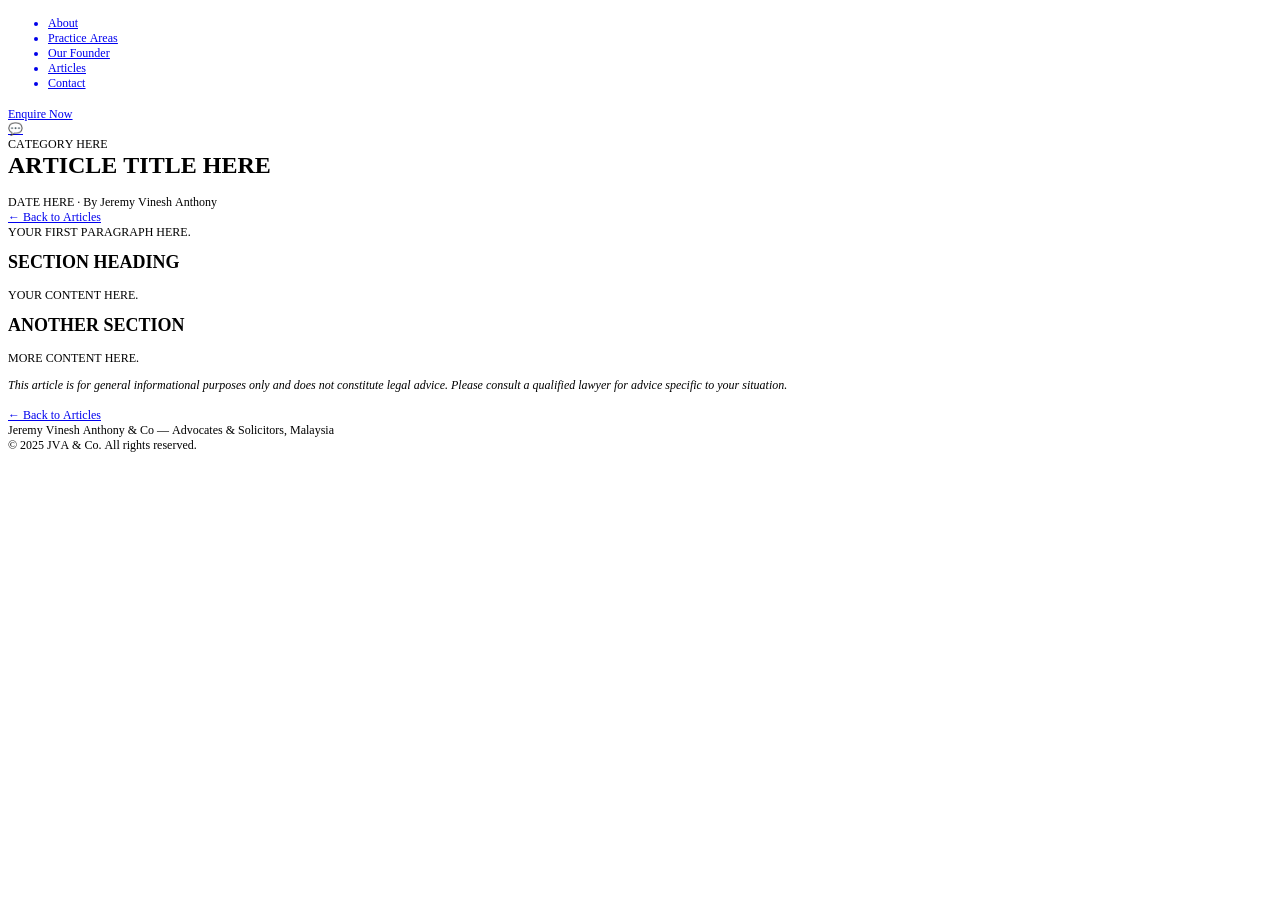
<file: blog/blog-template.html>
<!DOCTYPE html PUBLIC "-//W3C//DTD HTML 4.01//EN" "http://www.w3.org/TR/html4/strict.dtd">
<html>
<head>
  <meta http-equiv="Content-Type" content="text/html; charset=utf-8">
  <meta http-equiv="Content-Style-Type" content="text/css">
  <title>ARTICLE TITLE HERE — JVA &amp; Co</title>
  <meta name="Generator" content="Cocoa HTML Writer">
  <meta name="CocoaVersion" content="2113.65">
  <style type="text/css">
    p.p1 {margin: 0.0px 0.0px 0.0px 0.0px; font: 12.0px Times; color: #0000e9; -webkit-text-stroke: #0000e9}
    p.p2 {margin: 0.0px 0.0px 0.0px 0.0px; font: 12.0px 'Apple Color Emoji'; color: #0000e9; -webkit-text-stroke: #0000e9}
    p.p3 {margin: 0.0px 0.0px 0.0px 0.0px; font: 12.0px Times; color: #000000; -webkit-text-stroke: #000000}
    p.p5 {margin: 0.0px 0.0px 12.0px 0.0px; font: 12.0px Times; color: #000000; -webkit-text-stroke: #000000}
    p.p7 {margin: 0.0px 0.0px 0.0px 0.0px; font: 12.0px Times; color: #000000; -webkit-text-stroke: #000000; min-height: 14.0px}
    li.li1 {margin: 0.0px 0.0px 0.0px 0.0px; font: 12.0px Times; color: #0000e9; -webkit-text-stroke: #0000e9}
    span.s1 {font-kerning: none}
    span.s2 {-webkit-text-stroke: 0px #000000}
    span.s3 {text-decoration: underline ; font-kerning: none}
    span.s4 {font-kerning: none; color: #000000; -webkit-text-stroke: 0px #000000}
    span.s5 {font: 12.0px 'Apple Color Emoji'; text-decoration: underline ; font-kerning: none}
    span.s6 {font: 12.0px Symbol; text-decoration: underline ; font-kerning: none}
    span.s7 {font: 12.0px Times; text-decoration: underline ; font-kerning: none}
    ul.ul1 {list-style-type: disc}
  </style>
</head>
<body>
<p class="p1"><span class="s1"><a href="file:///"></a></span></p>
<ul class="ul1">
  <li class="li1"><span class="s2"><a href="file:///#about"><span class="s3">About</span></a></span></li>
  <li class="li1"><span class="s2"><a href="file:///#practice"><span class="s3">Practice Areas</span></a></span></li>
  <li class="li1"><span class="s2"><a href="file:///#founder"><span class="s3">Our Founder</span></a></span></li>
  <li class="li1"><span class="s2"><a href="file:///blog/"><span class="s3">Articles</span></a></span></li>
  <li class="li1"><span class="s2"><a href="file:///#contact"><span class="s3">Contact</span></a></span></li>
</ul>
<p class="p1"><span class="s3"><a href="file:///#contact">Enquire Now</a></span><span class="s4"><span class="Apple-converted-space"> </span></span></p>
<p class="p2"><span class="s3"><a href="https://wa.me/60166064228">💬<span class="s5"></span></a></span></p>
<p class="p3"><span class="s1">CATEGORY HERE</span></p>
<h1 style="margin: 0.0px 0.0px 16.1px 0.0px; font: 24.0px Times; color: #000000; -webkit-text-stroke: #000000"><span class="s1"><b>ARTICLE TITLE HERE</b></span></h1>
<p class="p3"><span class="s1">DATE HERE · By Jeremy Vinesh Anthony<span class="Apple-converted-space"> </span></span></p>
<p class="p1"><span class="s6"><a href="file:///blog/">←<span class="s7"> Back to Articles</span></a></span></p>
<p class="p5"><span class="s1">YOUR FIRST PARAGRAPH HERE.</span></p>
<h2 style="margin: 0.0px 0.0px 14.9px 0.0px; font: 18.0px Times; color: #000000; -webkit-text-stroke: #000000"><span class="s1"><b>SECTION HEADING</b></span></h2>
<p class="p5"><span class="s1">YOUR CONTENT HERE.</span></p>
<h2 style="margin: 0.0px 0.0px 14.9px 0.0px; font: 18.0px Times; color: #000000; -webkit-text-stroke: #000000"><span class="s1"><b>ANOTHER SECTION</b></span></h2>
<p class="p5"><span class="s1">MORE CONTENT HERE.</span></p>
<p class="p3"><span class="s1"><i>This article is for general informational purposes only and does not constitute legal advice. Please consult a qualified lawyer for advice specific to your situation.</i></span></p>
<p class="p7"><span class="s1"></span><br></p>
<p class="p1"><span class="s6"><a href="file:///blog/">←<span class="s7"> Back to Articles</span></a></span><span class="s4"><span class="Apple-converted-space"> </span></span></p>
<p class="p3"><span class="s1"></span></p>
<p class="p3"><span class="s1">Jeremy Vinesh Anthony &amp; Co — Advocates &amp; Solicitors, Malaysia</span></p>
<p class="p3"><span class="s1">© 2025 JVA &amp; Co. All rights reserved.</span></p>
</body>
</html>
</file>
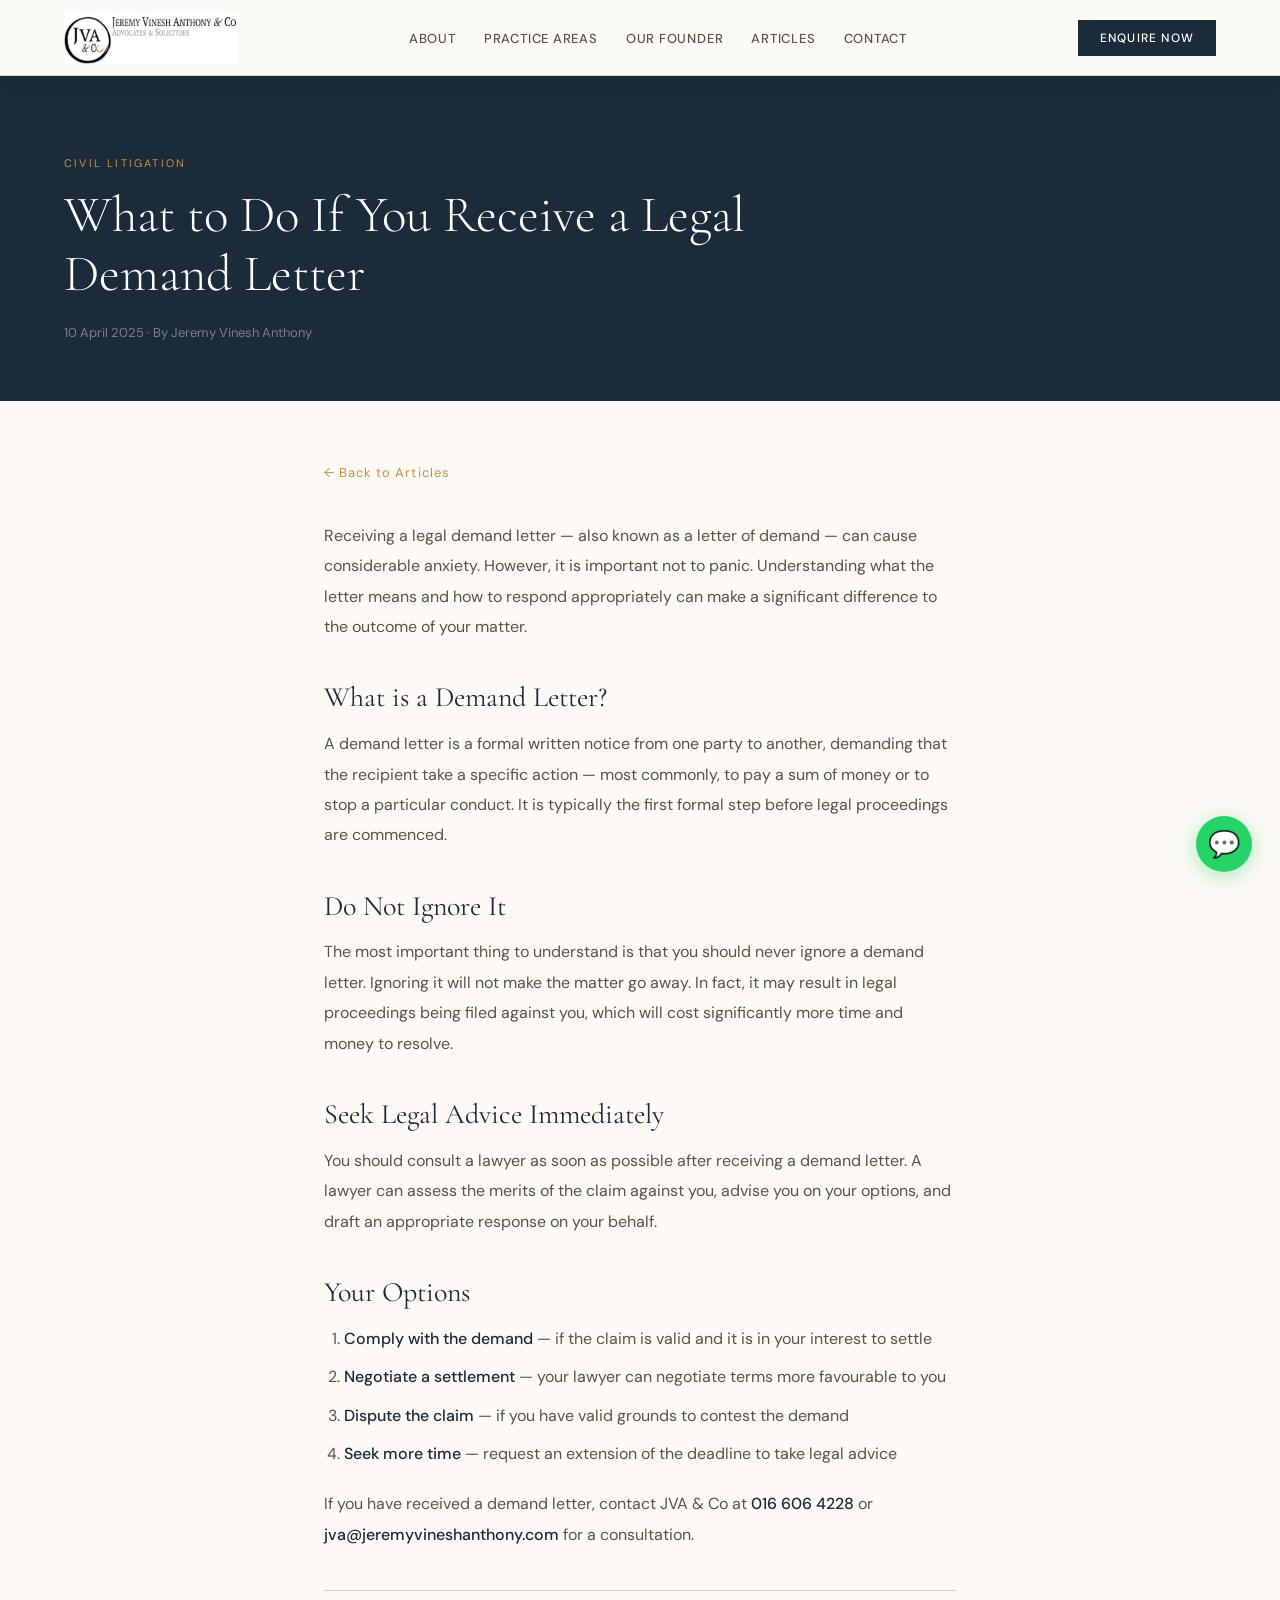
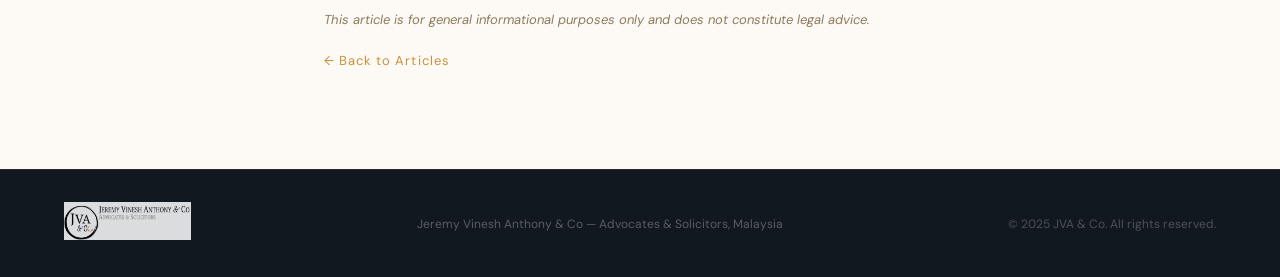
<file: blog/demand-letters.html>
<!DOCTYPE html>
<html lang="en">
<head>
<meta charset="UTF-8">
<meta name="viewport" content="width=device-width, initial-scale=1.0">
<title>What to Do If You Receive a Legal Demand Letter — JVA & Co</title>
<link href="https://fonts.googleapis.com/css2?family=Cormorant+Garamond:ital,wght@0,300;0,400;0,600;1,300;1,400;1,600&family=DM+Sans:wght@300;400;500&display=swap" rel="stylesheet">
<link rel="stylesheet" href="/css/style.css">
</head>
<body>
<nav>
  <div class="logo"><a href="/"><img src="/images/logo.jpg" alt="Jeremy Vinesh Anthony & Co"></a></div>
  <ul class="nav-links">
    <li><a href="/#about">About</a></li>
    <li><a href="/#practice">Practice Areas</a></li>
    <li><a href="/#founder">Our Founder</a></li>
    <li><a href="/blog/">Articles</a></li>
    <li><a href="/#contact">Contact</a></li>
  </ul>
  <a href="/#contact" class="nav-cta">Enquire Now</a>
</nav>
<a href="https://wa.me/60166064228" class="whatsapp-float" target="_blank">💬</a>
<div class="blog-post">
  <div class="post-header">
    <span class="post-cat">Civil Litigation</span>
    <h1>What to Do If You Receive a Legal Demand Letter</h1>
    <span class="post-date">10 April 2025 · By Jeremy Vinesh Anthony</span>
  </div>
  <div class="post-body">
    <a class="back-btn" href="/blog/">← Back to Articles</a>
    <p>Receiving a legal demand letter — also known as a letter of demand — can cause considerable anxiety. However, it is important not to panic. Understanding what the letter means and how to respond appropriately can make a significant difference to the outcome of your matter.</p>
    <h2>What is a Demand Letter?</h2>
    <p>A demand letter is a formal written notice from one party to another, demanding that the recipient take a specific action — most commonly, to pay a sum of money or to stop a particular conduct. It is typically the first formal step before legal proceedings are commenced.</p>
    <h2>Do Not Ignore It</h2>
    <p>The most important thing to understand is that you should never ignore a demand letter. Ignoring it will not make the matter go away. In fact, it may result in legal proceedings being filed against you, which will cost significantly more time and money to resolve.</p>
    <h2>Seek Legal Advice Immediately</h2>
    <p>You should consult a lawyer as soon as possible after receiving a demand letter. A lawyer can assess the merits of the claim against you, advise you on your options, and draft an appropriate response on your behalf.</p>
    <h2>Your Options</h2>
    <ol>
      <li><strong>Comply with the demand</strong> — if the claim is valid and it is in your interest to settle</li>
      <li><strong>Negotiate a settlement</strong> — your lawyer can negotiate terms more favourable to you</li>
      <li><strong>Dispute the claim</strong> — if you have valid grounds to contest the demand</li>
      <li><strong>Seek more time</strong> — request an extension of the deadline to take legal advice</li>
    </ol>
    <p>If you have received a demand letter, contact JVA &amp; Co at <strong>016 606 4228</strong> or <strong>jva@jeremyvineshanthony.com</strong> for a consultation.</p>
    <div class="disclaimer"><em>This article is for general informational purposes only and does not constitute legal advice.</em></div>
    <br><a class="back-btn" href="/blog/">← Back to Articles</a>
  </div>
</div>
<footer>
  <div class="footer-logo"><img src="/images/logo.jpg" alt="JVA & Co"></div>
  <div class="footer-text">Jeremy Vinesh Anthony &amp; Co — Advocates &amp; Solicitors, Malaysia</div>
  <div class="footer-links"><div class="footer-copy">© 2025 JVA &amp; Co. All rights reserved.</div></div>
</footer>
<script src="/js/main.js"></script>
</body>
</html>
</file>
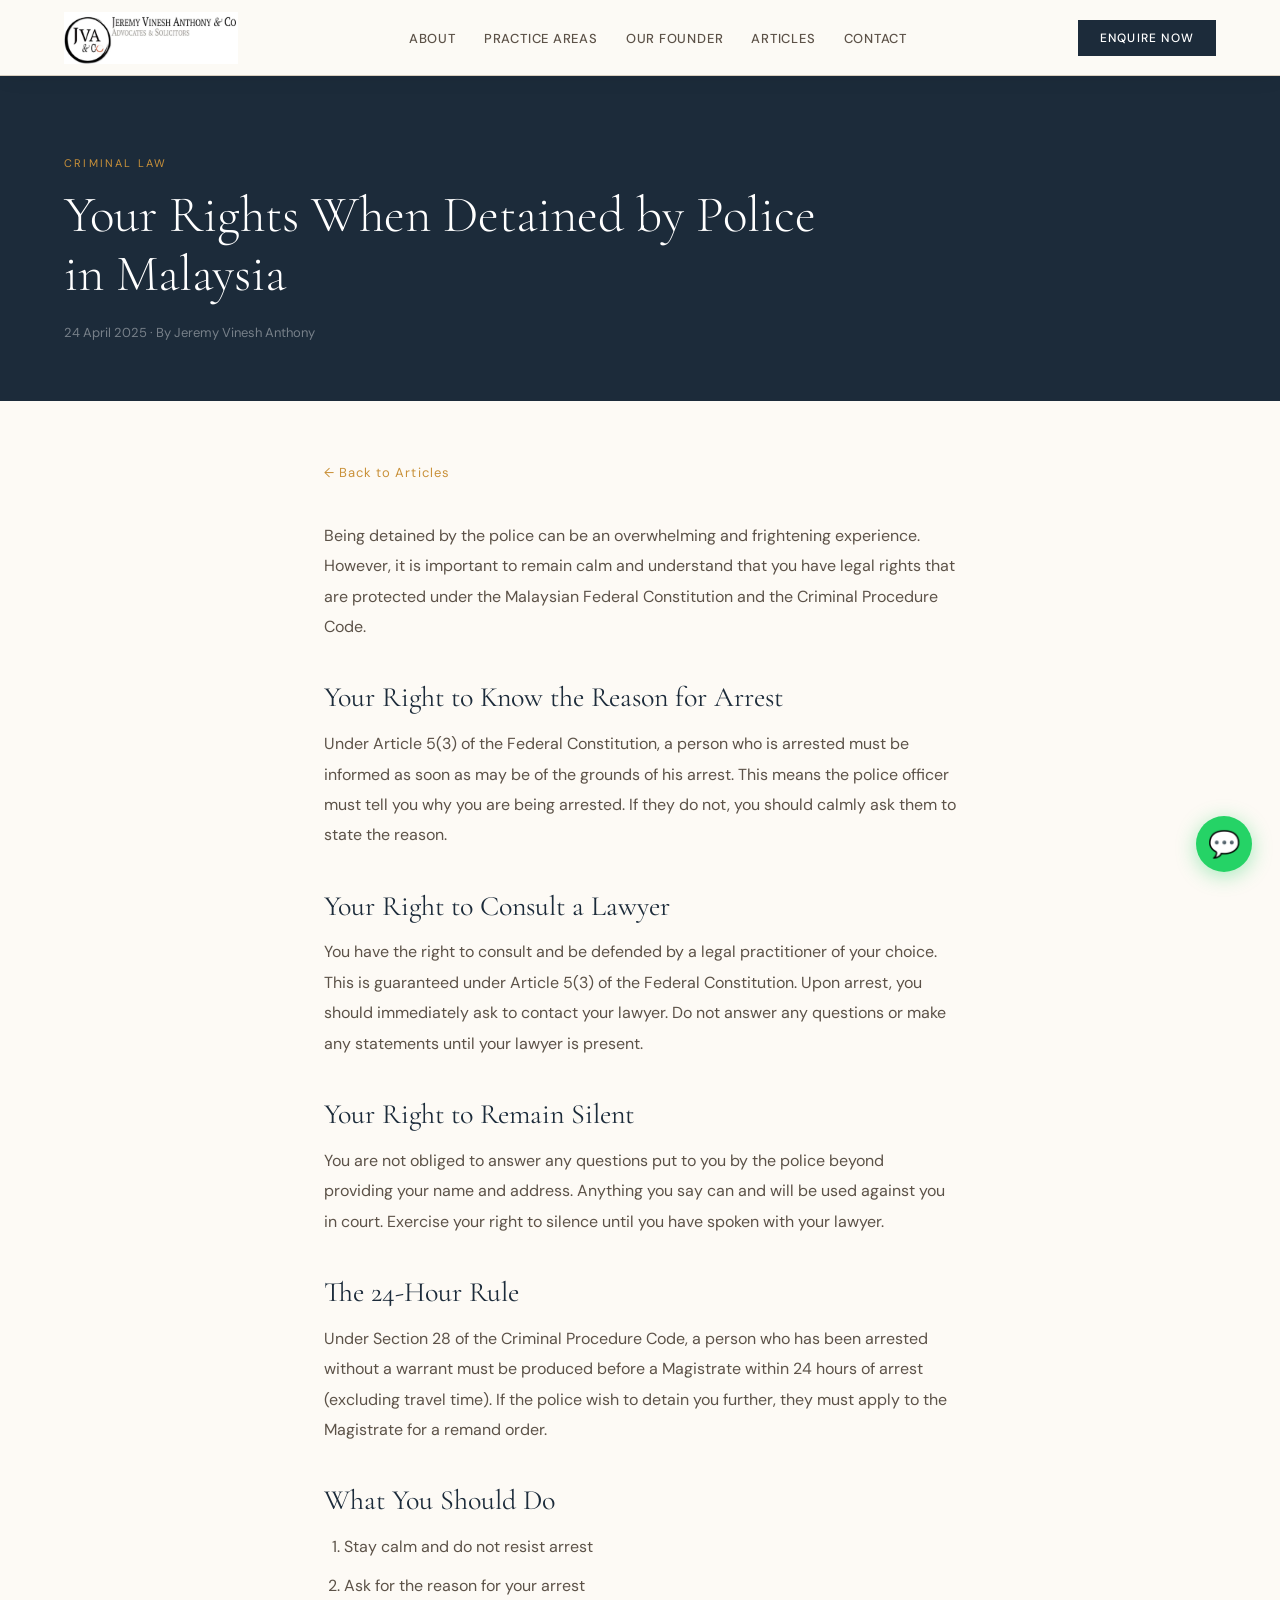
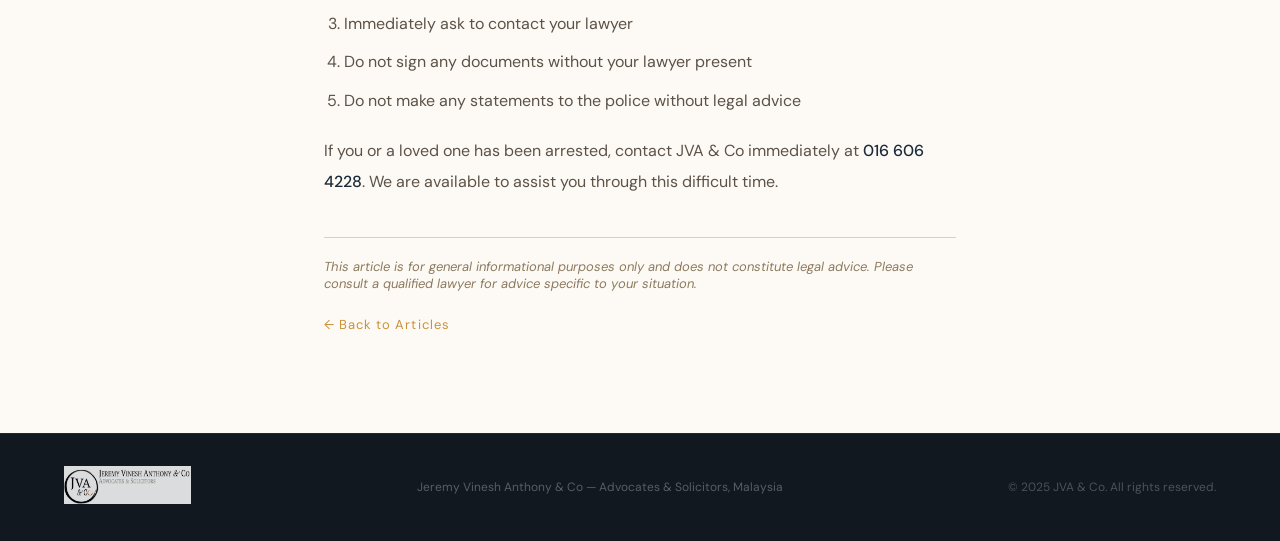
<file: blog/your-rights-when-detained.html>
<!DOCTYPE html>
<html lang="en">
<head>
<meta charset="UTF-8">
<meta name="viewport" content="width=device-width, initial-scale=1.0">
<title>Your Rights When Detained by Police — JVA & Co</title>
<link href="https://fonts.googleapis.com/css2?family=Cormorant+Garamond:ital,wght@0,300;0,400;0,600;1,300;1,400;1,600&family=DM+Sans:wght@300;400;500&display=swap" rel="stylesheet">
<link rel="stylesheet" href="/css/style.css">
</head>
<body>
<nav>
  <div class="logo"><a href="/"><img src="/images/logo.jpg" alt="Jeremy Vinesh Anthony & Co"></a></div>
  <ul class="nav-links">
    <li><a href="/#about">About</a></li>
    <li><a href="/#practice">Practice Areas</a></li>
    <li><a href="/#founder">Our Founder</a></li>
    <li><a href="/blog/">Articles</a></li>
    <li><a href="/#contact">Contact</a></li>
  </ul>
  <a href="/#contact" class="nav-cta">Enquire Now</a>
</nav>
<a href="https://wa.me/60166064228" class="whatsapp-float" target="_blank">💬</a>
<div class="blog-post">
  <div class="post-header">
    <span class="post-cat">Criminal Law</span>
    <h1>Your Rights When Detained by Police in Malaysia</h1>
    <span class="post-date">24 April 2025 · By Jeremy Vinesh Anthony</span>
  </div>
  <div class="post-body">
    <a class="back-btn" href="/blog/">← Back to Articles</a>
    <p>Being detained by the police can be an overwhelming and frightening experience. However, it is important to remain calm and understand that you have legal rights that are protected under the Malaysian Federal Constitution and the Criminal Procedure Code.</p>
    <h2>Your Right to Know the Reason for Arrest</h2>
    <p>Under Article 5(3) of the Federal Constitution, a person who is arrested must be informed as soon as may be of the grounds of his arrest. This means the police officer must tell you why you are being arrested. If they do not, you should calmly ask them to state the reason.</p>
    <h2>Your Right to Consult a Lawyer</h2>
    <p>You have the right to consult and be defended by a legal practitioner of your choice. This is guaranteed under Article 5(3) of the Federal Constitution. Upon arrest, you should immediately ask to contact your lawyer. Do not answer any questions or make any statements until your lawyer is present.</p>
    <h2>Your Right to Remain Silent</h2>
    <p>You are not obliged to answer any questions put to you by the police beyond providing your name and address. Anything you say can and will be used against you in court. Exercise your right to silence until you have spoken with your lawyer.</p>
    <h2>The 24-Hour Rule</h2>
    <p>Under Section 28 of the Criminal Procedure Code, a person who has been arrested without a warrant must be produced before a Magistrate within 24 hours of arrest (excluding travel time). If the police wish to detain you further, they must apply to the Magistrate for a remand order.</p>
    <h2>What You Should Do</h2>
    <ol>
      <li>Stay calm and do not resist arrest</li>
      <li>Ask for the reason for your arrest</li>
      <li>Immediately ask to contact your lawyer</li>
      <li>Do not sign any documents without your lawyer present</li>
      <li>Do not make any statements to the police without legal advice</li>
    </ol>
    <p>If you or a loved one has been arrested, contact JVA &amp; Co immediately at <strong>016 606 4228</strong>. We are available to assist you through this difficult time.</p>
    <div class="disclaimer"><em>This article is for general informational purposes only and does not constitute legal advice. Please consult a qualified lawyer for advice specific to your situation.</em></div>
    <br><a class="back-btn" href="/blog/">← Back to Articles</a>
  </div>
</div>
<footer>
  <div class="footer-logo"><img src="/images/logo.jpg" alt="JVA & Co"></div>
  <div class="footer-text">Jeremy Vinesh Anthony &amp; Co — Advocates &amp; Solicitors, Malaysia</div>
  <div class="footer-links"><div class="footer-copy">© 2025 JVA &amp; Co. All rights reserved.</div></div>
</footer>
<script src="/js/main.js"></script>
</body>
</html>
</file>
<file: css/style.css>
*{margin:0;padding:0;box-sizing:border-box}
:root{
  --navy:#1C2B3A;--gold:#C9913A;--gold-light:#E8B96A;
  --cream:#FDFAF5;--warm-white:#F7F3EC;--light-bg:#EEE8DC;
  --text:#1A1A1A;--muted:#5C5248;--mid:#8C7A5E;--border:#D9CFC0;
}
html{scroll-behavior:smooth}
body{font-family:"DM Sans",sans-serif;background:var(--cream);color:var(--text);overflow-x:hidden}

nav{position:fixed;top:0;width:100%;z-index:100;background:rgba(252,250,245,0.97);backdrop-filter:blur(12px);padding:0 5%;display:flex;align-items:center;justify-content:space-between;height:76px;border-bottom:1px solid var(--border);box-shadow:0 2px 20px rgba(0,0,0,0.06)}
.logo img{height:52px;width:auto;display:block}
.nav-links{display:flex;gap:28px;list-style:none}
.nav-links a{color:var(--muted);text-decoration:none;font-size:13px;letter-spacing:0.06em;text-transform:uppercase;font-weight:500;transition:color 0.2s}
.nav-links a:hover{color:var(--gold)}
.nav-cta{background:var(--navy);color:#fff;padding:10px 22px;font-size:12px;letter-spacing:0.1em;text-transform:uppercase;text-decoration:none;font-weight:500;transition:all 0.2s}
.nav-cta:hover{background:var(--gold)}

.hero{min-height:100vh;background:linear-gradient(135deg,#1C2B3A 0%,#243447 40%,#1a3a2e 100%);display:flex;align-items:center;position:relative;overflow:hidden;padding:120px 5% 80px}
.hero-ring{position:absolute;right:-80px;top:50%;transform:translateY(-50%);width:600px;height:600px;border-radius:50%;border:1px solid rgba(201,145,58,0.12)}
.hero-ring2{position:absolute;right:80px;top:50%;transform:translateY(-50%);width:420px;height:420px;border-radius:50%;border:1px solid rgba(201,145,58,0.07)}
.hero-content{position:relative;z-index:2;max-width:700px}
.hero-tag{display:inline-flex;align-items:center;gap:12px;margin-bottom:28px}
.hero-tag::before{content:"";width:36px;height:1px;background:var(--gold)}
.hero-tag span{color:var(--gold-light);font-size:11px;letter-spacing:0.25em;text-transform:uppercase;font-weight:500}
h1{font-family:"Cormorant Garamond",serif;font-size:clamp(44px,5.5vw,72px);font-weight:300;color:#fff;line-height:1.08;margin-bottom:10px}
h1 .accent{color:var(--gold-light);font-style:italic}
.hero-sub{font-family:"Cormorant Garamond",serif;font-style:italic;font-size:clamp(18px,2.2vw,26px);color:rgba(255,255,255,0.5);margin-bottom:32px;font-weight:300}
.hero-desc{font-size:15px;line-height:1.85;color:rgba(255,255,255,0.65);max-width:520px;margin-bottom:48px;border-left:2px solid var(--gold);padding-left:20px}
.hero-actions{display:flex;gap:14px;flex-wrap:wrap}
.btn-gold{background:var(--gold);color:#fff;padding:14px 32px;font-size:12px;letter-spacing:0.12em;text-transform:uppercase;text-decoration:none;font-weight:500;transition:all 0.2s;display:inline-block;cursor:pointer;border:none}
.btn-gold:hover{background:var(--gold-light)}
.btn-outline{border:1px solid rgba(255,255,255,0.3);color:rgba(255,255,255,0.85);padding:14px 32px;font-size:12px;letter-spacing:0.12em;text-transform:uppercase;text-decoration:none;font-weight:400;transition:all 0.2s;display:inline-block;cursor:pointer;background:transparent}
.btn-outline:hover{border-color:var(--gold-light);color:var(--gold-light)}
.hero-stats{position:absolute;right:5%;bottom:60px;z-index:2;display:flex;gap:0;border:1px solid rgba(201,145,58,0.2)}
.stat{text-align:center;padding:22px 32px;border-right:1px solid rgba(201,145,58,0.2)}
.stat:last-child{border-right:none}
.stat-num{font-family:"Cormorant Garamond",serif;font-size:34px;font-weight:400;color:var(--gold-light);line-height:1}
.stat-label{font-size:10px;letter-spacing:0.18em;color:rgba(255,255,255,0.35);text-transform:uppercase;margin-top:6px}

section{padding:100px 5%}
.section-label{display:inline-flex;align-items:center;gap:10px;color:var(--gold);font-size:11px;letter-spacing:0.2em;text-transform:uppercase;margin-bottom:14px}
.section-label::before{content:"";width:28px;height:1px;background:var(--gold)}
h2{font-family:"Cormorant Garamond",serif;font-size:clamp(34px,4vw,52px);font-weight:300;line-height:1.1;margin-bottom:0;color:var(--navy)}
h2 em{font-style:italic;color:var(--gold)}

.philosophy{background:var(--navy);padding:60px 5%;text-align:center}
.philosophy blockquote{font-family:"Cormorant Garamond",serif;font-style:italic;font-size:clamp(20px,2.5vw,28px);color:rgba(255,255,255,0.85);max-width:900px;margin:0 auto;line-height:1.6;font-weight:300}
.philosophy blockquote::before{content:"\201C";font-size:48px;color:var(--gold);line-height:0;vertical-align:-18px;margin-right:4px}
.philosophy blockquote::after{content:"\201D";font-size:48px;color:var(--gold);line-height:0;vertical-align:-18px;margin-left:4px}
.philosophy cite{display:block;margin-top:20px;font-size:12px;letter-spacing:0.2em;text-transform:uppercase;color:var(--gold);font-style:normal}

.about{background:var(--warm-white)}
.about-grid{display:grid;grid-template-columns:1fr 1.2fr;gap:80px;align-items:start;margin-top:60px}
.about-img-wrap{position:relative}
.about-img{width:100%;aspect-ratio:3/4;object-fit:cover;object-position:top center;display:block}
.about-img-border{position:absolute;bottom:-16px;right:-16px;width:100%;height:100%;border:2px solid var(--gold);z-index:-1}
.about-badges{display:flex;flex-wrap:wrap;gap:10px;margin-bottom:28px}
.badge{background:var(--light-bg);border:1px solid var(--border);padding:6px 14px;font-size:11px;letter-spacing:0.08em;color:var(--muted);text-transform:uppercase;font-weight:500}
.about-text p{font-size:15px;line-height:1.9;color:var(--muted);margin-bottom:18px}
.about-details{margin-top:32px;padding-top:28px;border-top:1px solid var(--border);display:grid;grid-template-columns:1fr 1fr;gap:16px}
.detail strong{font-size:11px;letter-spacing:0.1em;text-transform:uppercase;color:var(--gold);display:block;margin-bottom:4px}
.detail span{font-size:14px;color:var(--muted);line-height:1.5}

.practice{background:var(--cream)}
.practice-intro{max-width:600px;margin-bottom:60px}
.practice-intro p{font-size:15px;line-height:1.8;color:var(--muted);margin-top:16px}
.practice-grid{display:grid;grid-template-columns:repeat(4,1fr);gap:0;border:1px solid var(--border)}
.pcard{padding:36px 28px;border-right:1px solid var(--border);border-bottom:1px solid var(--border);transition:all 0.3s;cursor:default;background:var(--cream)}
.pcard:hover{background:var(--navy)}
.pcard:hover .pnum,.pcard:hover h3{color:#fff}
.pcard:hover .pitems{color:rgba(255,255,255,0.5)}
.pnum{font-family:"Cormorant Garamond",serif;font-size:12px;color:var(--gold);margin-bottom:14px;letter-spacing:0.12em;display:block;transition:color 0.3s}
.pcard h3{font-family:"Cormorant Garamond",serif;font-size:20px;font-weight:400;color:var(--navy);margin-bottom:14px;line-height:1.25;transition:color 0.3s}
.pitems{font-size:12px;line-height:1.9;color:var(--muted);transition:color 0.3s}

.achievements{background:var(--light-bg)}
.achieve-grid{display:grid;grid-template-columns:1fr 1fr;gap:60px;margin-top:60px}
.achieve-list{display:flex;flex-direction:column;gap:0}
.aitem{display:flex;gap:16px;padding:20px 0;border-bottom:1px solid var(--border)}
.aicon{width:28px;height:28px;background:var(--gold);flex-shrink:0;display:flex;align-items:center;justify-content:center;margin-top:2px;color:#fff;font-size:12px}
.aitem p{font-size:14px;line-height:1.7;color:var(--muted)}
.citations{background:var(--navy);padding:40px}
.citations h3{font-family:"Cormorant Garamond",serif;font-size:22px;color:#fff;font-weight:400;margin-bottom:24px;padding-bottom:16px;border-bottom:1px solid rgba(201,145,58,0.3)}
.cite{padding:10px 0;border-bottom:1px solid rgba(255,255,255,0.07);font-size:12px;line-height:1.6;color:rgba(255,255,255,0.6);font-style:italic}
.cite:last-child{border-bottom:none}

.founder{background:var(--warm-white)}
.founder-grid{display:grid;grid-template-columns:1fr 1.4fr;gap:80px;align-items:start;margin-top:60px}
.founder-photo-wrap{position:relative}
.founder-photo{width:100%;aspect-ratio:3/4;object-fit:cover;object-position:top center;display:block}
.founder-accent{position:absolute;top:-12px;left:-12px;width:100%;height:100%;border:2px solid var(--gold);z-index:-1}
.founder-tag{position:absolute;bottom:0;left:0;right:0;background:var(--navy);padding:20px 24px}
.founder-name{font-family:"Cormorant Garamond",serif;font-size:20px;color:#fff;font-weight:400}
.founder-role{font-size:11px;letter-spacing:0.12em;color:var(--gold);text-transform:uppercase;margin-top:4px}
.founder-text p{font-size:15px;line-height:1.9;color:var(--muted);margin-bottom:16px}
.timeline{margin-top:32px;display:flex;flex-direction:column}
.titem{display:flex;gap:20px;padding:18px 0;border-bottom:1px solid var(--border)}
.tyear{font-family:"Cormorant Garamond",serif;font-size:15px;font-weight:600;color:var(--gold);min-width:40px;padding-top:2px}
.titem strong{font-size:13px;color:var(--navy);display:block;margin-bottom:3px;font-weight:500}
.titem span{font-size:13px;color:var(--muted);line-height:1.6}

.gallery-section{background:var(--cream)}
.gallery-grid{display:grid;grid-template-columns:repeat(3,1fr);gap:16px;margin-top:60px}
.gallery-item{aspect-ratio:4/3;overflow:hidden;position:relative;cursor:pointer;background:var(--light-bg)}
.gallery-item img{width:100%;height:100%;object-fit:cover;transition:transform 0.4s ease}
.gallery-item:hover img{transform:scale(1.05)}
.gallery-overlay{position:absolute;inset:0;background:rgba(28,43,58,0);transition:background 0.3s;display:flex;align-items:flex-end}
.gallery-item:hover .gallery-overlay{background:rgba(28,43,58,0.5)}
.gallery-caption{padding:16px;color:#fff;opacity:0;transition:opacity 0.3s;font-size:13px}
.gallery-item:hover .gallery-caption{opacity:1}
.gallery-placeholder{width:100%;height:100%;display:flex;align-items:center;justify-content:center;flex-direction:column;gap:8px;color:var(--mid)}
.gallery-upload-note{margin-top:24px;text-align:center;font-size:14px;color:var(--mid);font-style:italic}

.blog-section{background:var(--warm-white)}
.blog-grid{display:grid;grid-template-columns:repeat(3,1fr);gap:32px;margin-top:60px}
.blog-card{background:#fff;border:1px solid var(--border);overflow:hidden;transition:transform 0.2s,box-shadow 0.2s;cursor:pointer;text-decoration:none;display:block;color:inherit}
.blog-card:hover{transform:translateY(-4px);box-shadow:0 12px 40px rgba(28,43,58,0.1)}
.blog-cat{font-size:10px;letter-spacing:0.15em;text-transform:uppercase;color:var(--gold);font-weight:500;margin-bottom:10px;display:block}
.blog-card-body{padding:28px}
.blog-card h3{font-family:"Cormorant Garamond",serif;font-size:20px;font-weight:400;color:var(--navy);margin-bottom:12px;line-height:1.3}
.blog-card p{font-size:13px;line-height:1.7;color:var(--muted);margin-bottom:16px}
.blog-date{font-size:11px;color:var(--mid);letter-spacing:0.05em}
.read-more{font-size:12px;color:var(--gold);letter-spacing:0.1em;text-transform:uppercase;font-weight:500;display:inline-block;margin-top:12px}

.blog-post{padding-top:76px}
.post-header{background:var(--navy);padding:80px 5% 60px}
.post-cat{font-size:11px;letter-spacing:0.2em;color:var(--gold);text-transform:uppercase;margin-bottom:16px;display:block}
.post-header h1{font-family:"Cormorant Garamond",serif;font-size:clamp(32px,4vw,52px);font-weight:300;color:#fff;line-height:1.15;max-width:800px}
.post-date{font-size:13px;color:rgba(255,255,255,0.4);margin-top:20px;display:block}
.post-body{max-width:760px;margin:60px auto;padding:0 5%}
.post-body p{font-size:16px;line-height:1.9;color:var(--muted);margin-bottom:20px}
.post-body h2{font-family:"Cormorant Garamond",serif;font-size:28px;font-weight:400;color:var(--navy);margin:40px 0 16px}
.post-body ol,.post-body ul{padding-left:20px;margin-bottom:20px}
.post-body li{font-size:16px;line-height:1.9;color:var(--muted);margin-bottom:8px}
.post-body strong{color:var(--navy);font-weight:500}
.back-btn{display:inline-flex;align-items:center;gap:8px;color:var(--gold);font-size:13px;text-decoration:none;letter-spacing:0.08em;margin-bottom:40px}
.back-btn:hover{color:var(--navy)}
.disclaimer{border-top:1px solid var(--border);padding-top:20px;margin-top:40px;font-size:13px;color:var(--mid);font-style:italic}

.contact-section{background:var(--navy);position:relative;overflow:hidden;padding:100px 5%}
.contact-section::before{content:"";position:absolute;top:-200px;right:-200px;width:600px;height:600px;border-radius:50%;border:1px solid rgba(201,145,58,0.08)}
.contact-grid{display:grid;grid-template-columns:1fr 1.3fr;gap:80px;align-items:start}
.contact-head .section-label{color:rgba(201,145,58,0.8)}
.contact-head h2{color:#fff}
.contact-head p{font-size:15px;line-height:1.85;color:rgba(255,255,255,0.55);margin-top:20px}
.contact-details{margin-top:40px;display:flex;flex-direction:column}
.cdetail{display:flex;gap:16px;align-items:flex-start;padding:18px 0;border-bottom:1px solid rgba(255,255,255,0.07)}
.cicon{width:36px;height:36px;border:1px solid rgba(201,145,58,0.3);flex-shrink:0;display:flex;align-items:center;justify-content:center;color:var(--gold);font-size:15px}
.cinfo strong{font-size:10px;letter-spacing:0.15em;color:rgba(255,255,255,0.35);text-transform:uppercase;display:block;margin-bottom:4px}
.cinfo span,.cinfo a{font-size:14px;color:rgba(255,255,255,0.8);line-height:1.5;text-decoration:none}
.cinfo a:hover{color:var(--gold-light)}
.form-wrap{background:rgba(255,255,255,0.04);border:1px solid rgba(201,145,58,0.15);padding:48px}
.form-row{display:grid;grid-template-columns:1fr 1fr;gap:16px}
.fg{margin-bottom:16px}
.fg label{display:block;font-size:10px;letter-spacing:0.15em;text-transform:uppercase;color:rgba(255,255,255,0.4);margin-bottom:7px}
.fg input,.fg select,.fg textarea{width:100%;background:rgba(255,255,255,0.06);border:1px solid rgba(201,145,58,0.2);padding:11px 15px;font-size:14px;color:#fff;font-family:"DM Sans",sans-serif;outline:none;transition:border 0.2s;-webkit-appearance:none}
.fg input:focus,.fg select:focus,.fg textarea:focus{border-color:rgba(201,145,58,0.6)}
.fg select option{background:#1C2B3A;color:#fff}
.fg textarea{resize:vertical;min-height:90px}
::placeholder{color:rgba(255,255,255,0.2)}
.btn-submit{width:100%;background:var(--gold);color:#fff;border:none;padding:15px;font-size:11px;letter-spacing:0.18em;text-transform:uppercase;font-weight:500;cursor:pointer;font-family:"DM Sans",sans-serif;transition:all 0.2s;margin-top:4px}
.btn-submit:hover{background:var(--gold-light)}

.whatsapp-float{position:fixed;bottom:28px;right:28px;z-index:999;background:#25D366;color:#fff;width:56px;height:56px;border-radius:50%;display:flex;align-items:center;justify-content:center;text-decoration:none;box-shadow:0 4px 20px rgba(37,211,102,0.4);font-size:26px;transition:transform 0.2s}
.whatsapp-float:hover{transform:scale(1.1)}

footer{background:#111820;padding:32px 5%;display:flex;justify-content:space-between;align-items:center;border-top:1px solid rgba(201,145,58,0.12);flex-wrap:wrap;gap:12px}
.footer-logo img{height:38px;opacity:0.85}
.footer-text{font-size:12px;color:rgba(255,255,255,0.3);text-align:center}
.footer-links{display:flex;flex-direction:column;align-items:flex-end;gap:6px}
.footer-copy{font-size:12px;color:rgba(255,255,255,0.25)}
.footer-admin{font-size:11px;color:rgba(255,255,255,0.15);text-decoration:none}
.footer-admin:hover{color:rgba(201,145,58,0.6)}

.fade-up{opacity:0;transform:translateY(28px);transition:opacity 0.7s ease,transform 0.7s ease}
.fade-up.vis{opacity:1;transform:translateY(0)}
.d1{transition-delay:0.1s}.d2{transition-delay:0.2s}.d3{transition-delay:0.3s}

@media(max-width:900px){
  .hero-stats{display:none}
  .about-grid,.practice-grid,.achieve-grid,.founder-grid,.contact-grid,.form-row,.blog-grid,.gallery-grid{grid-template-columns:1fr!important}
  .pcard{border-right:none}
  .nav-links,.nav-cta{display:none}
}
</file>
